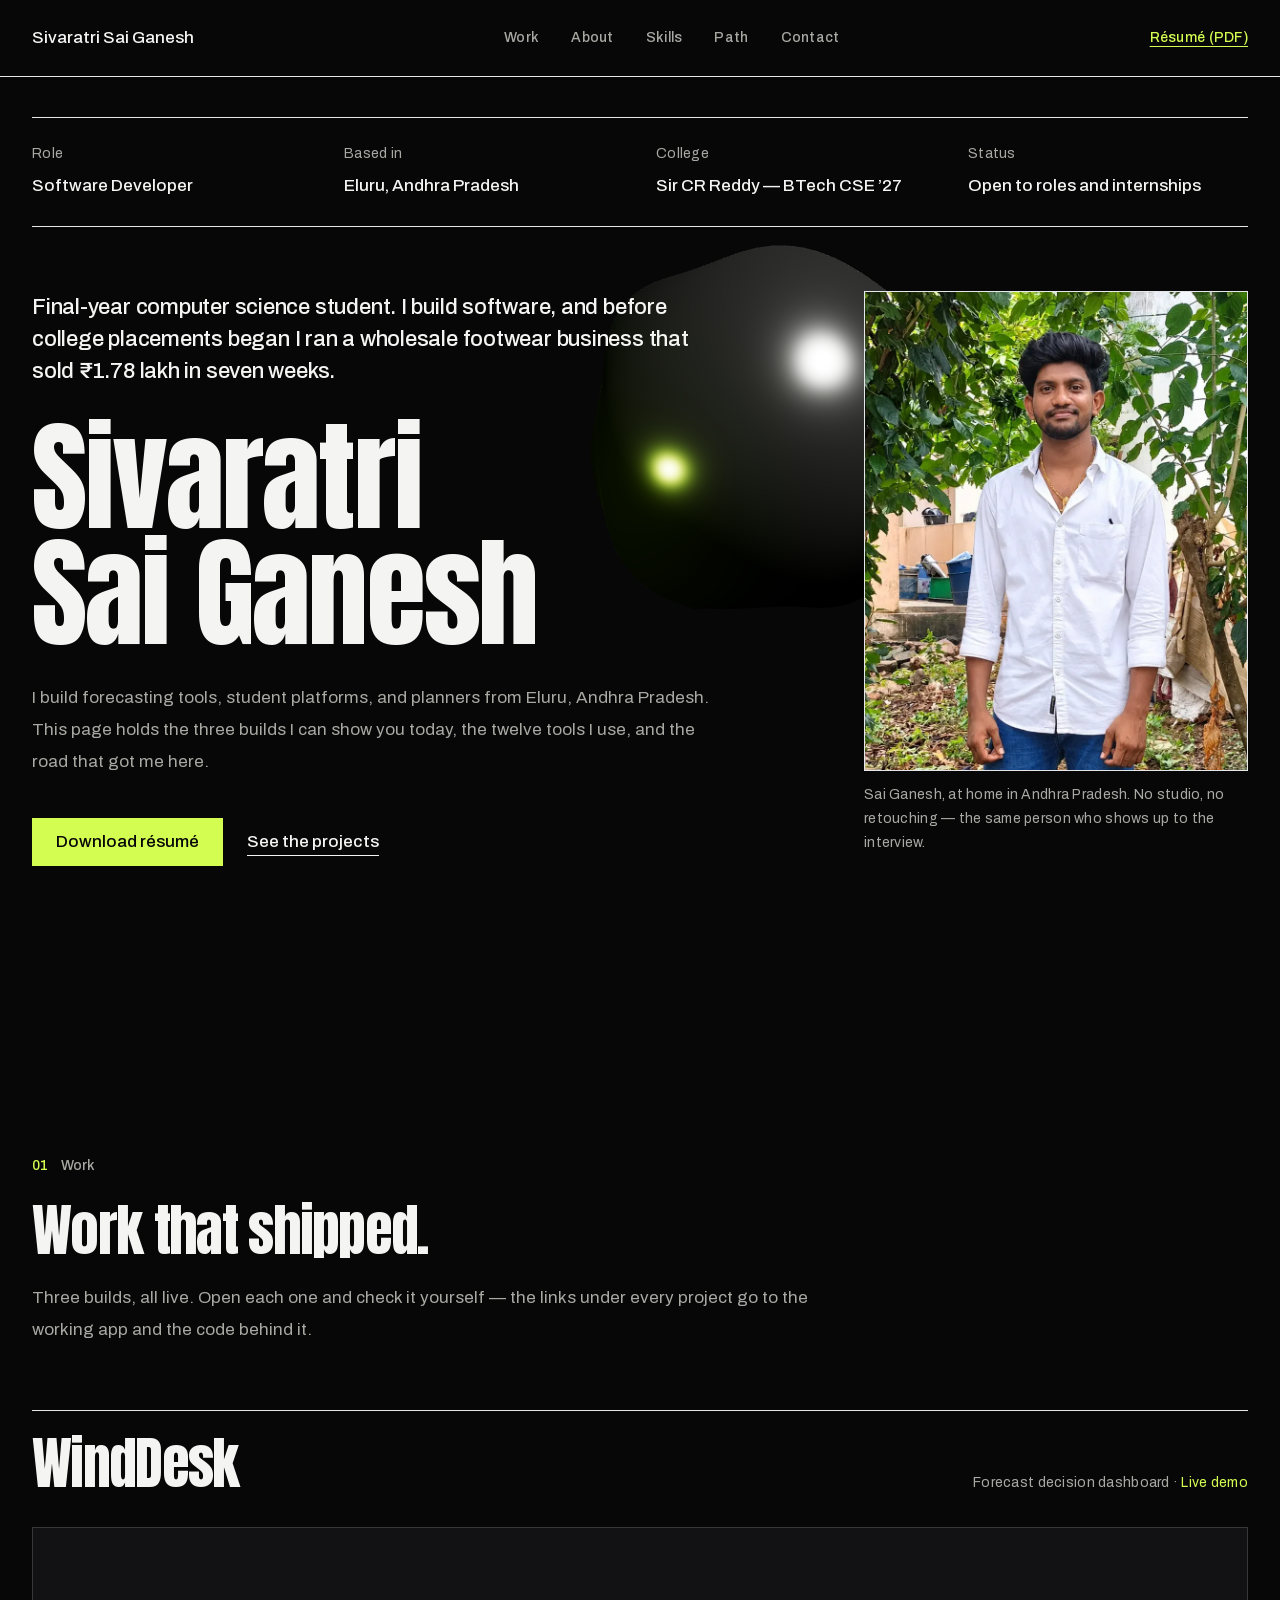
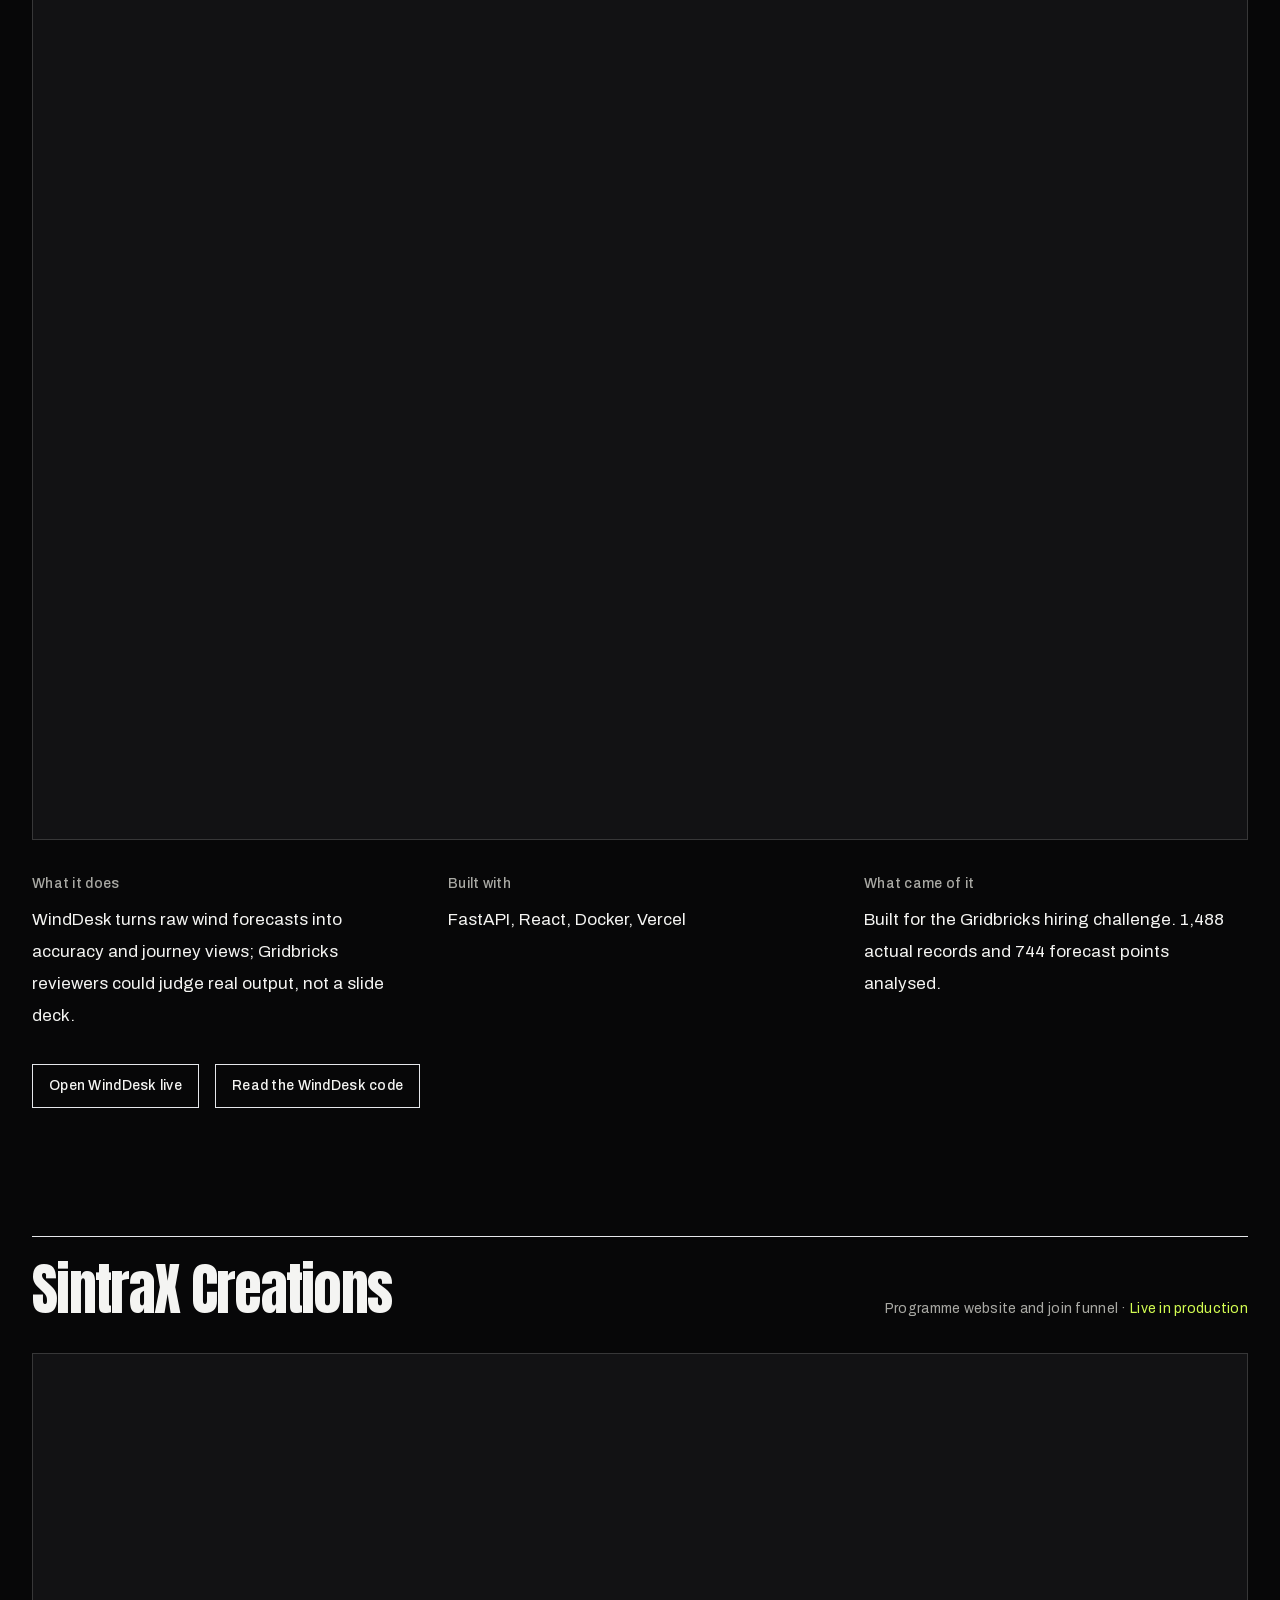
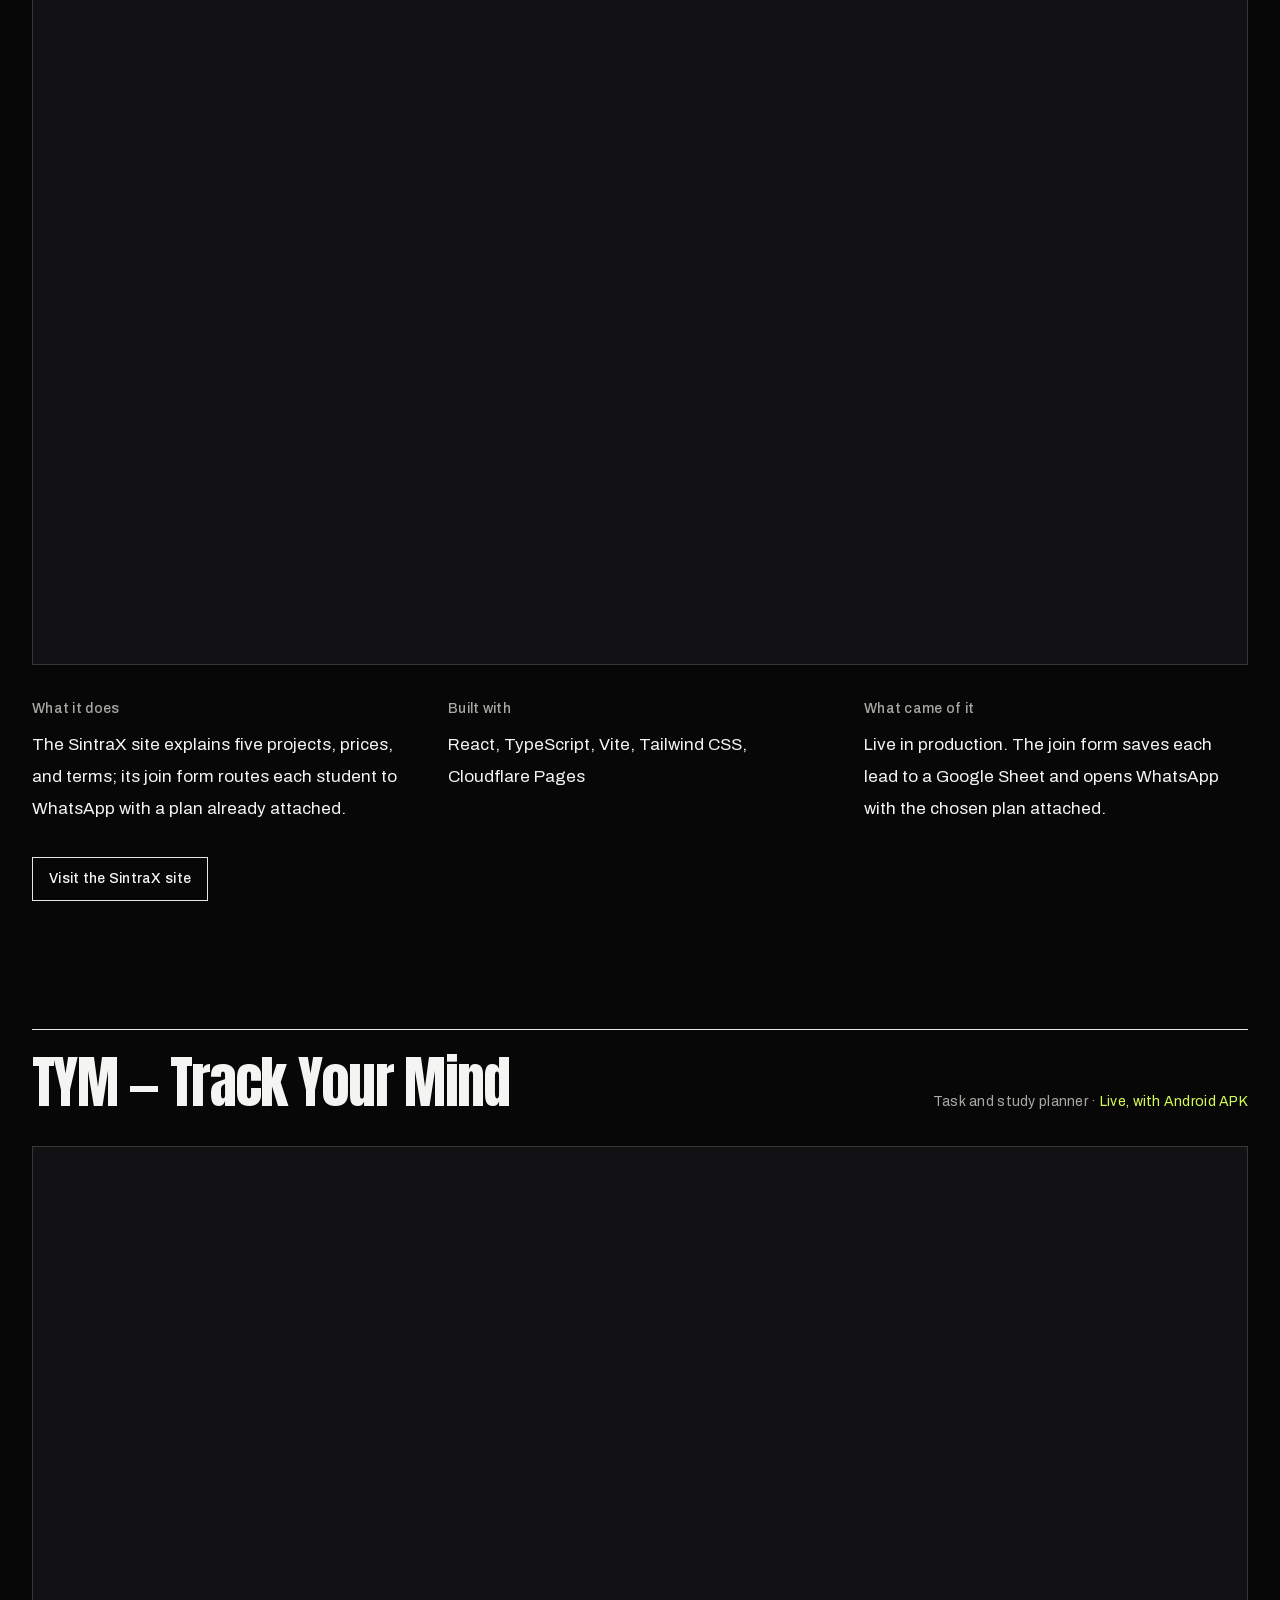
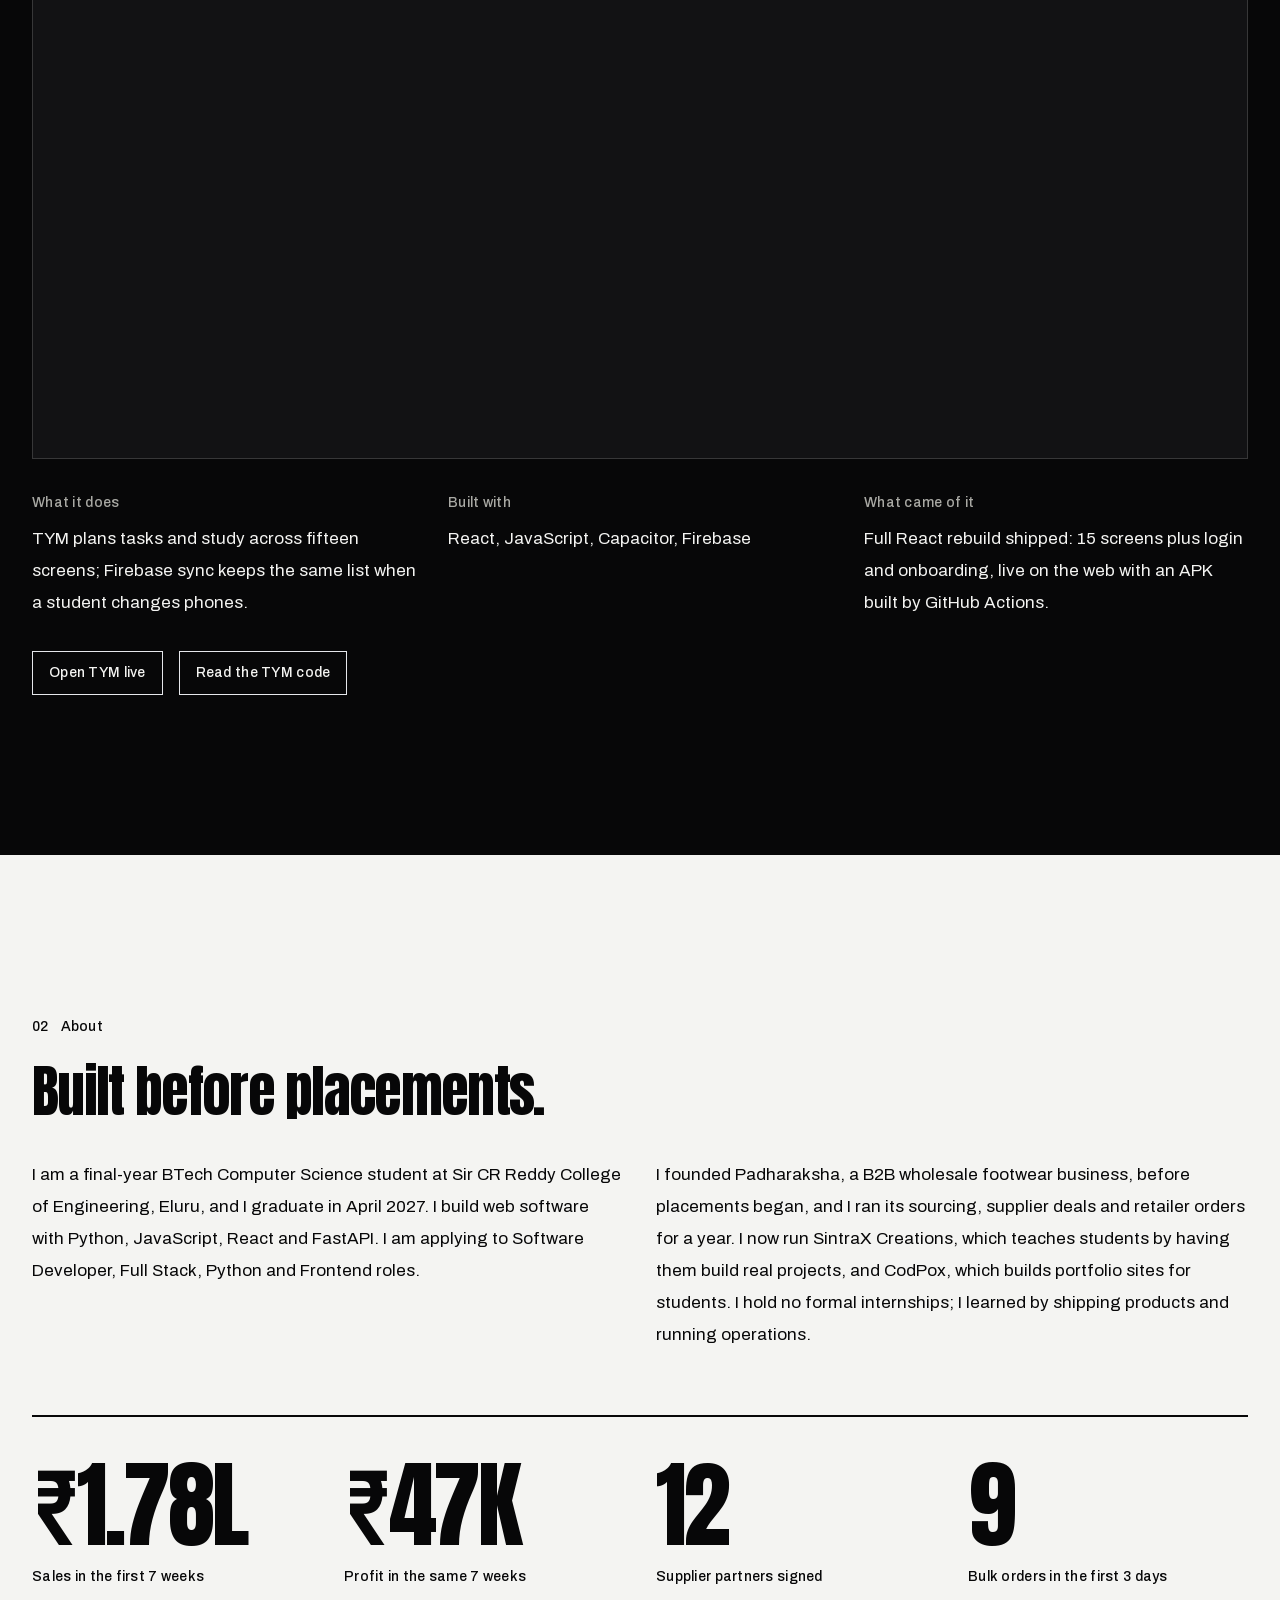
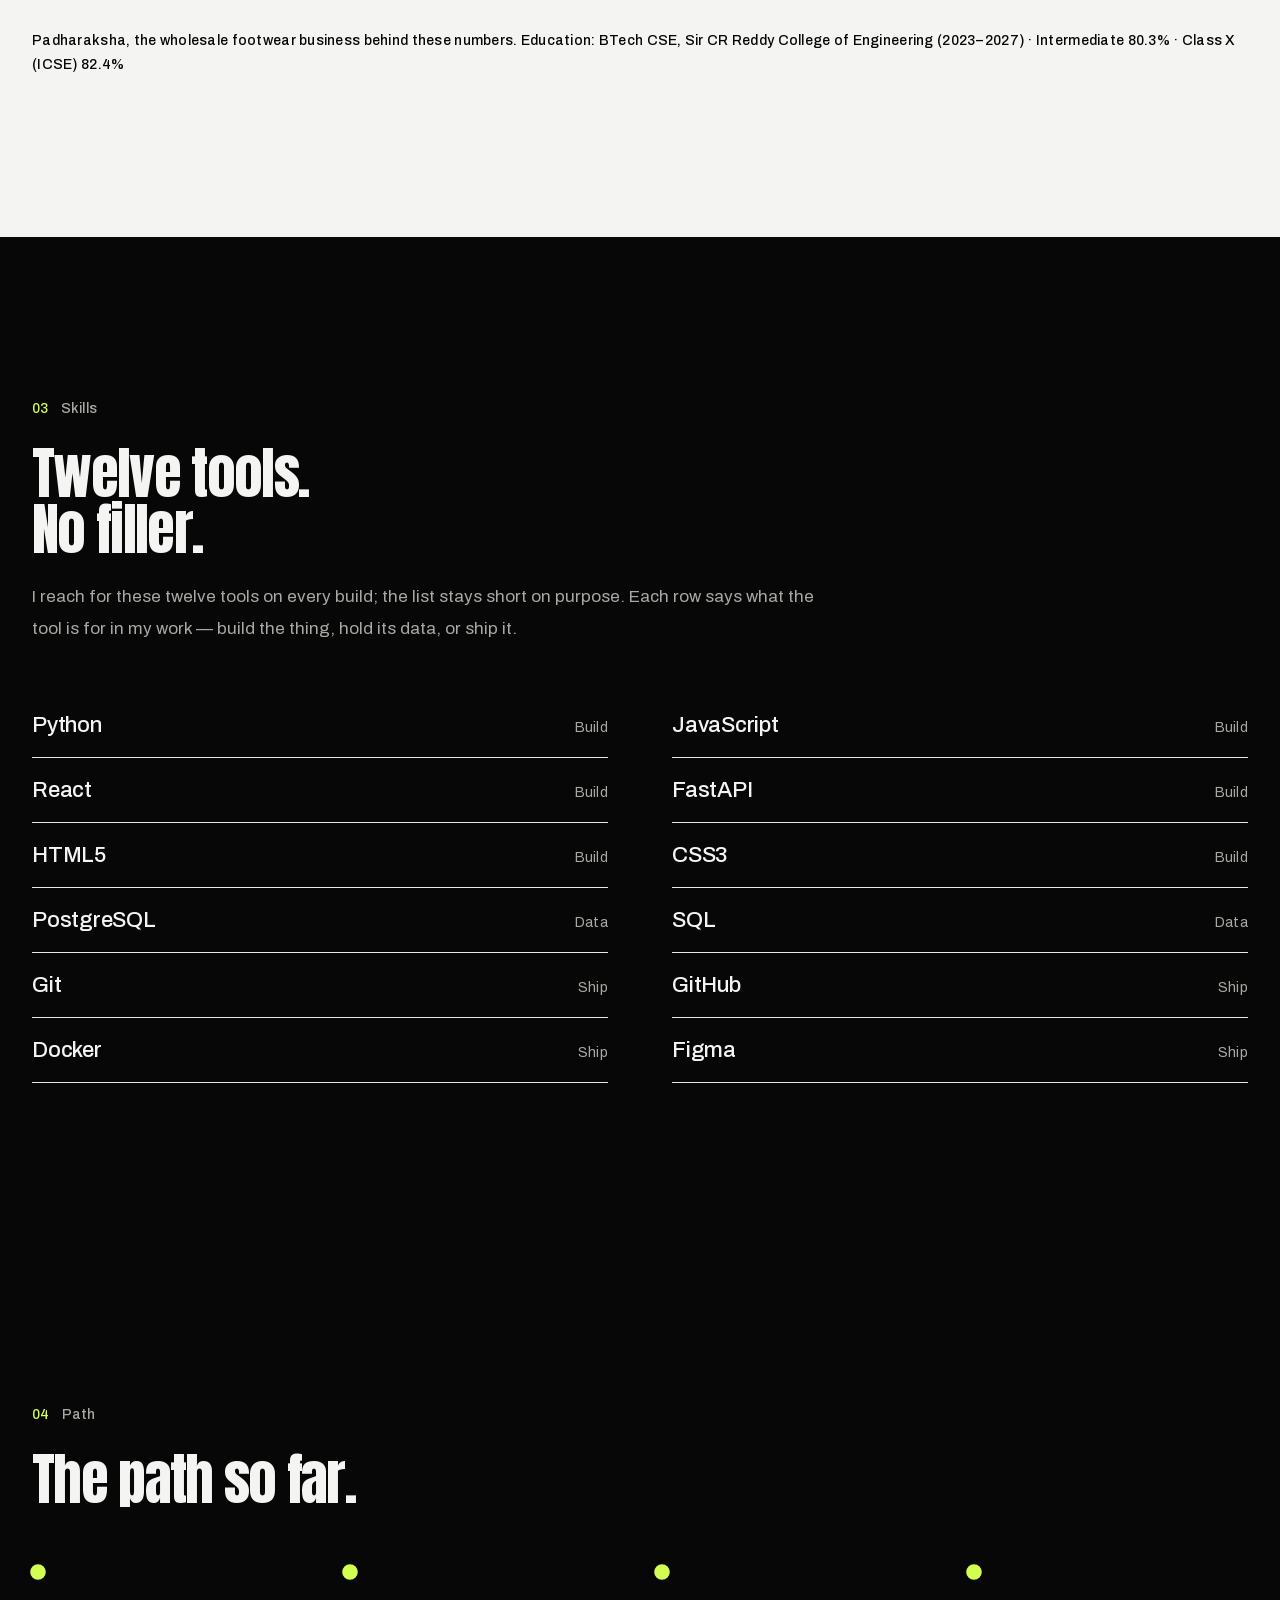
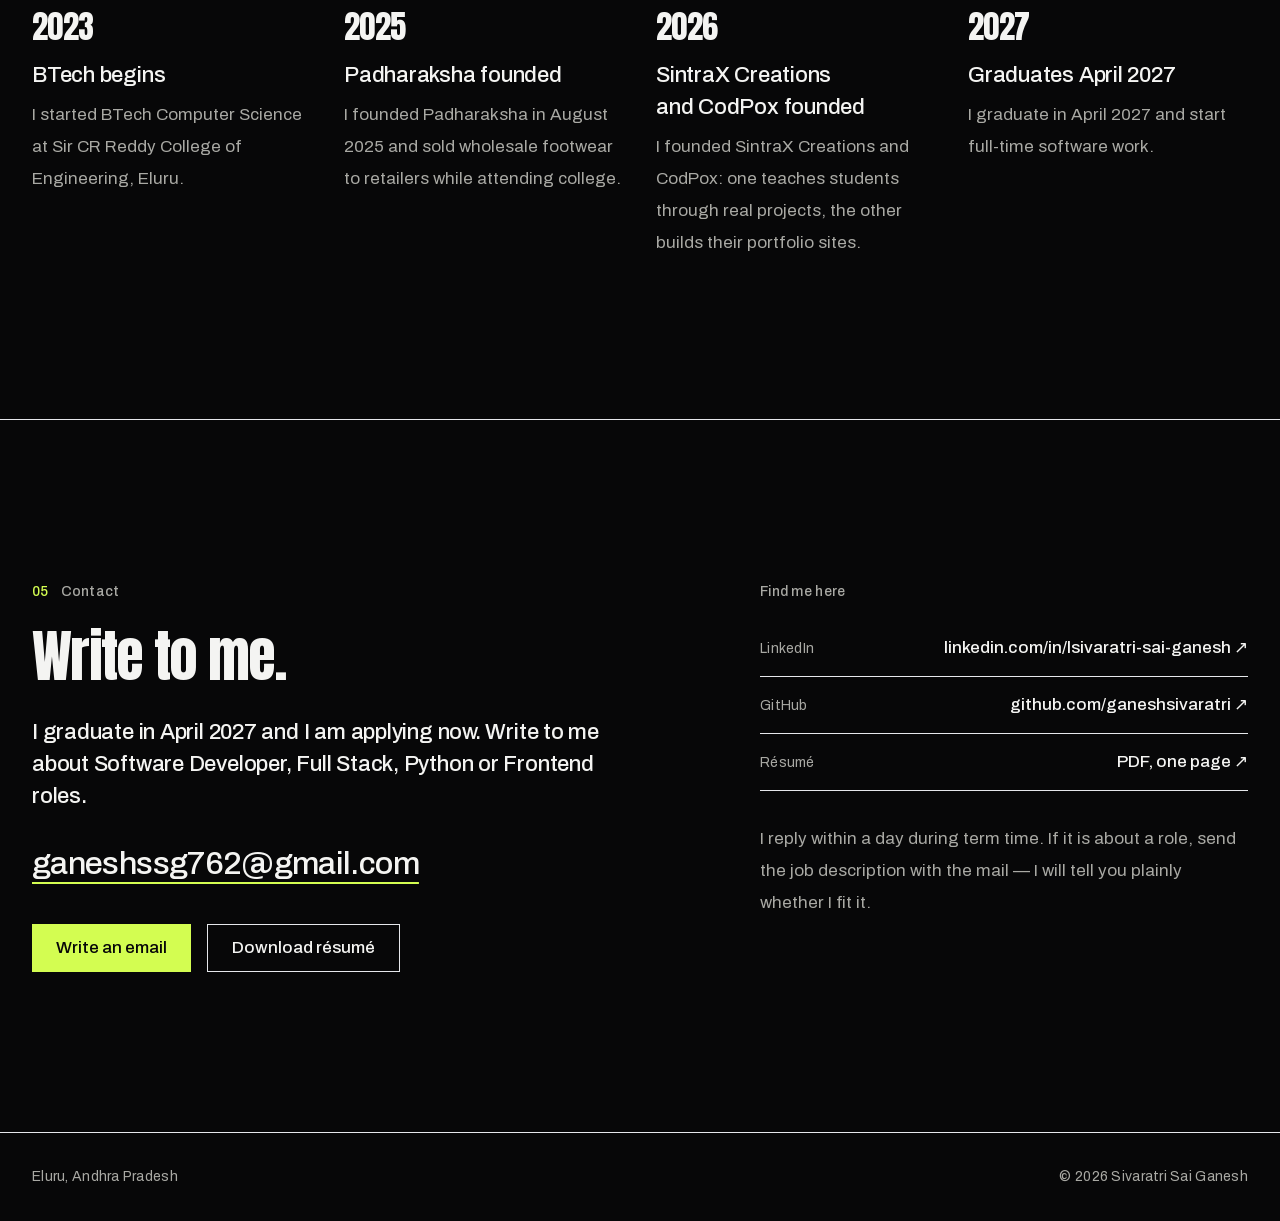
<file: index.html>
<!DOCTYPE html><!--JsQ5a8dlI_KR3aGEUyfSy--><html lang="en" class="__variable_c8e612 __variable_ae37dc"><head><meta charSet="utf-8"/><meta name="viewport" content="width=device-width, initial-scale=1"/><link rel="preload" href="/_next/static/media/1a4aa50920b5315c-s.p.woff2" as="font" crossorigin="" type="font/woff2"/><link rel="preload" href="/_next/static/media/62c97acc3aa63787-s.p.woff2" as="font" crossorigin="" type="font/woff2"/><link rel="preload" as="image" href="/images/ganesh.webp"/><link rel="stylesheet" href="/_next/static/css/f15086882db34b0d.css" data-precedence="next"/><link rel="preload" as="script" fetchPriority="low" href="/_next/static/chunks/webpack-89278ba49c3264e8.js"/><script src="/_next/static/chunks/4bd1b696-c023c6e3521b1417.js" async=""></script><script src="/_next/static/chunks/255-379c01dac331dc2b.js" async=""></script><script src="/_next/static/chunks/main-app-329f97288a8e8425.js" async=""></script><script src="/_next/static/chunks/c15bf2b0-23b96f27db3d4449.js" async=""></script><script src="/_next/static/chunks/779-29dbc8f05f639cf8.js" async=""></script><script src="/_next/static/chunks/app/page-c53dda87e11266a7.js" async=""></script><meta name="next-size-adjust" content=""/><title>Sivaratri Sai Ganesh — Software Developer, Eluru</title><meta name="description" content="Sivaratri Sai Ganesh builds forecasting tools, student platforms, and planners from Eluru, Andhra Pradesh. BTech CSE &#x27;27, Sir CR Reddy College of Engineering."/><meta property="og:title" content="Sivaratri Sai Ganesh — Software Developer"/><meta property="og:description" content="Forecasting tools, student platforms, and planners, built from Eluru, Andhra Pradesh."/><meta property="og:image" content="https://ganeshsivaratri.github.io/images/og.png"/><meta property="og:image:width" content="1200"/><meta property="og:image:height" content="630"/><meta property="og:image:alt" content="Sivaratri Sai Ganesh — Software Developer, Eluru"/><meta property="og:type" content="website"/><meta name="twitter:card" content="summary_large_image"/><meta name="twitter:title" content="Sivaratri Sai Ganesh — Software Developer"/><meta name="twitter:description" content="Forecasting tools, student platforms, and planners, built from Eluru, Andhra Pradesh."/><meta name="twitter:image" content="https://ganeshsivaratri.github.io/images/og.png"/><link rel="icon" href="/icon.png?437008213de1b920" type="image/png" sizes="512x512"/><script src="/_next/static/chunks/polyfills-42372ed130431b0a.js" noModule=""></script></head><body class="bg-pitch font-body text-silver antialiased"><div hidden=""><!--$--><!--/$--></div><div aria-hidden="true" class="pointer-events-none fixed inset-0 z-0"><!--$!--><template data-dgst="BAILOUT_TO_CLIENT_SIDE_RENDERING"></template><!--/$--></div><header class="relative z-10 border-b border-silver/15"><div class="container-x flex items-center justify-between py-4"><a class="inline-flex min-h-[44px] items-center text-body font-medium" aria-label="Back to top" href="#top">Sivaratri Sai Ganesh</a><nav aria-label="Sections" class="hidden items-center gap-8 md:flex"><a href="#work" class="inline-flex min-h-[44px] items-center text-small font-medium text-ash hover:text-silver">Work</a><a href="#about" class="inline-flex min-h-[44px] items-center text-small font-medium text-ash hover:text-silver">About</a><a href="#skills" class="inline-flex min-h-[44px] items-center text-small font-medium text-ash hover:text-silver">Skills</a><a href="#path" class="inline-flex min-h-[44px] items-center text-small font-medium text-ash hover:text-silver">Path</a><a href="#contact" class="inline-flex min-h-[44px] items-center text-small font-medium text-ash hover:text-silver">Contact</a></nav><a href="resume.pdf" download="" class="inline-flex min-h-[44px] items-center text-small font-medium text-signal underline underline-offset-4 hover:text-silver">Résumé (PDF)</a></div></header><main id="top" class="relative z-10"><section aria-label="Introduction" class="container-x pb-16 pt-10 md:pb-24 lg:pb-32"><dl class="grid grid-cols-2 gap-x-8 gap-y-6 border-y border-silver/15 py-6 lg:grid-cols-4"><div><dt class="text-small text-ash">Role</dt><dd class="mt-1 text-body font-medium">Software Developer</dd></div><div><dt class="text-small text-ash">Based in</dt><dd class="mt-1 text-body font-medium">Eluru, Andhra Pradesh</dd></div><div><dt class="text-small text-ash">College</dt><dd class="mt-1 text-body font-medium">Sir CR Reddy — BTech CSE ’27</dd></div><div><dt class="text-small text-ash">Status</dt><dd class="mt-1 text-body font-medium">Open to roles and internships</dd></div></dl><div class="mt-12 grid grid-cols-1 gap-10 lg:mt-16 lg:grid-cols-12 lg:gap-8"><div class="lg:col-span-7"><p class="hero-sub prose-limit text-lead font-medium">Final-year computer science student. I build software, and before college placements began I ran a wholesale footwear business that sold ₹1.78 lakh in seven weeks.</p><h1 class="hero-name mt-8 font-display leading-[0.95] tracking-[-0.02em] text-[clamp(56px,9.5vw,152px)]"><span class="mask-line"><span class="mask-inner ">Sivaratri</span></span><span class="mask-line"><span class="mask-inner ">Sai Ganesh</span></span></h1><p class="hero-meta prose-limit mt-8 text-body text-ash">I build forecasting tools, student platforms, and planners from Eluru, Andhra Pradesh. This page holds the three builds I can show you today, the twelve tools I use, and the road that got me here.</p><div class="hero-meta mt-10 flex flex-wrap items-center gap-4"><a href="resume.pdf" download="" class="inline-flex min-h-[48px] items-center bg-signal px-6 text-body font-medium text-pitch">Download résumé</a><a href="#work" class="inline-flex min-h-[48px] items-center px-2 text-body font-medium underline underline-offset-8 hover:text-signal">See the projects</a></div></div><figure class="lg:col-span-4 lg:col-start-9"><div class="border border-silver/20"><img alt="Sivaratri Sai Ganesh standing outdoors in a white shirt, photographed at home in Andhra Pradesh." width="800" height="1000" decoding="async" data-nimg="1" class="block h-auto w-full" style="color:transparent" src="/images/ganesh.webp"/></div><figcaption class="mt-3 text-small text-ash">Sai Ganesh, at home in Andhra Pradesh. No studio, no retouching — the same person who shows up to the interview.</figcaption></figure></div></section><section id="work" aria-label="Work" class="section-pad scroll-mt-20"><div class="container-x"><div><p class="flex items-baseline gap-3 text-small font-medium text-ash"><span class="text-signal">01</span><span>Work</span></p><h2 class="mt-6 font-display text-h3 leading-[1.02] md:text-h2"><span class="mask-line"><span class="mask-inner ">Work that shipped.</span></span></h2></div><p class="prose-limit mt-6 text-body text-ash">Three builds, all live. Open each one and check it yourself — the links under every project go to the working app and the code behind it.</p></div><div class="mt-16 flex flex-col gap-24 lg:gap-32"><article class="work-row container-x"><div class="flex flex-wrap items-baseline justify-between gap-4 border-t border-silver/15 pt-6"><h3 class="work-title font-display text-h3 leading-none md:text-h2">WindDesk</h3><p class="text-small text-ash">Forecast decision dashboard<!-- --> · <span class="text-signal">Live demo</span></p></div><div class="preview-frame mt-8" data-project="WindDesk"><div class="preview-3d"><img alt="WindDesk forecast dashboard mockup: an accuracy chart comparing actual wind output against the forecast, with 1,488 actual records and 744 forecast points." loading="lazy" width="1600" height="1200" decoding="async" data-nimg="1" class="preview-media block h-auto w-full" style="color:transparent" src="/images/winddesk.webp"/></div></div><div class="mt-8 grid grid-cols-1 gap-8 md:grid-cols-3"><div><h4 class="text-small font-medium text-ash">What it does</h4><p class="mt-2 text-body">WindDesk turns raw wind forecasts into accuracy and journey views; Gridbricks reviewers could judge real output, not a slide deck.</p></div><div><h4 class="text-small font-medium text-ash">Built with</h4><p class="mt-2 text-body">FastAPI, React, Docker, Vercel</p></div><div><h4 class="text-small font-medium text-ash">What came of it</h4><p class="mt-2 text-body">Built for the Gridbricks hiring challenge. 1,488 actual records and 744 forecast points analysed.</p></div></div><div class="mt-8 flex flex-wrap gap-4"><a href="https://krelvanto.vercel.app" target="_blank" rel="noopener noreferrer" class="inline-flex min-h-[44px] items-center border border-silver/40 px-4 text-small font-medium hover:border-signal hover:text-signal">Open WindDesk live</a><a href="https://github.com/norvantek/krelvanto" target="_blank" rel="noopener noreferrer" class="inline-flex min-h-[44px] items-center border border-silver/40 px-4 text-small font-medium hover:border-signal hover:text-signal">Read the WindDesk code</a></div><p class="sr-only">Project <!-- -->1<!-- --> of <!-- -->3</p></article><article class="work-row container-x"><div class="flex flex-wrap items-baseline justify-between gap-4 border-t border-silver/15 pt-6"><h3 class="work-title font-display text-h3 leading-none md:text-h2">SintraX Creations</h3><p class="text-small text-ash">Programme website and join funnel<!-- --> · <span class="text-signal">Live in production</span></p></div><div class="preview-frame mt-8" data-project="SintraX Creations"><div class="preview-3d"><img alt="SintraX Creations join page mockup: a Build Real Projects headline, project plan rows, and a join form with a Join via WhatsApp button." loading="lazy" width="1600" height="1200" decoding="async" data-nimg="1" class="preview-media block h-auto w-full" style="color:transparent" src="/images/sintrax.webp"/></div></div><div class="mt-8 grid grid-cols-1 gap-8 md:grid-cols-3"><div><h4 class="text-small font-medium text-ash">What it does</h4><p class="mt-2 text-body">The SintraX site explains five projects, prices, and terms; its join form routes each student to WhatsApp with a plan already attached.</p></div><div><h4 class="text-small font-medium text-ash">Built with</h4><p class="mt-2 text-body">React, TypeScript, Vite, Tailwind CSS, Cloudflare Pages</p></div><div><h4 class="text-small font-medium text-ash">What came of it</h4><p class="mt-2 text-body">Live in production. The join form saves each lead to a Google Sheet and opens WhatsApp with the chosen plan attached.</p></div></div><div class="mt-8 flex flex-wrap gap-4"><a href="https://sxc.codpox.com" target="_blank" rel="noopener noreferrer" class="inline-flex min-h-[44px] items-center border border-silver/40 px-4 text-small font-medium hover:border-signal hover:text-signal">Visit the SintraX site</a></div><p class="sr-only">Project <!-- -->2<!-- --> of <!-- -->3</p></article><article class="work-row container-x"><div class="flex flex-wrap items-baseline justify-between gap-4 border-t border-silver/15 pt-6"><h3 class="work-title font-display text-h3 leading-none md:text-h2">TYM — Track Your Mind</h3><p class="text-small text-ash">Task and study planner<!-- --> · <span class="text-signal">Live, with Android APK</span></p></div><div class="preview-frame mt-8" data-project="TYM — Track Your Mind"><div class="preview-3d"><img alt="TYM weekly planner mockup: seven day columns with task checkboxes, some ticked, and a focus panel for the week." loading="lazy" width="1600" height="1200" decoding="async" data-nimg="1" class="preview-media block h-auto w-full" style="color:transparent" src="/images/tym.webp"/></div></div><div class="mt-8 grid grid-cols-1 gap-8 md:grid-cols-3"><div><h4 class="text-small font-medium text-ash">What it does</h4><p class="mt-2 text-body">TYM plans tasks and study across fifteen screens; Firebase sync keeps the same list when a student changes phones.</p></div><div><h4 class="text-small font-medium text-ash">Built with</h4><p class="mt-2 text-body">React, JavaScript, Capacitor, Firebase</p></div><div><h4 class="text-small font-medium text-ash">What came of it</h4><p class="mt-2 text-body">Full React rebuild shipped: 15 screens plus login and onboarding, live on the web with an APK built by GitHub Actions.</p></div></div><div class="mt-8 flex flex-wrap gap-4"><a href="https://ganeshsivaratri.github.io/tym-app/" target="_blank" rel="noopener noreferrer" class="inline-flex min-h-[44px] items-center border border-silver/40 px-4 text-small font-medium hover:border-signal hover:text-signal">Open TYM live</a><a href="https://github.com/ganeshsivaratri/tym-app" target="_blank" rel="noopener noreferrer" class="inline-flex min-h-[44px] items-center border border-silver/40 px-4 text-small font-medium hover:border-signal hover:text-signal">Read the TYM code</a></div><p class="sr-only">Project <!-- -->3<!-- --> of <!-- -->3</p></article></div></section><section id="about" aria-label="About" class="section-pad scroll-mt-20 bg-silver text-pitch"><div class="container-x"><p class="flex items-baseline gap-3 text-small font-medium text-pitch/60"><span class="font-semibold">02</span><span>About</span></p><h2 class="mt-6 font-display text-h3 leading-[1.02] md:text-h2"><span class="mask-line"><span class="mask-inner ">Built before placements.</span></span></h2><div class="mt-10 grid grid-cols-1 gap-8 lg:grid-cols-2"><p class="prose-limit text-body">I am a final-year BTech Computer Science student at Sir CR Reddy College of Engineering, Eluru, and I graduate in April 2027. I build web software with Python, JavaScript, React and FastAPI. I am applying to Software Developer, Full Stack, Python and Frontend roles.</p><p class="prose-limit text-body">I founded Padharaksha, a B2B wholesale footwear business, before placements began, and I ran its sourcing, supplier deals and retailer orders for a year. I now run SintraX Creations, which teaches students by having them build real projects, and CodPox, which builds portfolio sites for students. I hold no formal internships; I learned by shipping products and running operations.</p></div><dl class="mt-16 grid grid-cols-2 gap-8 border-t-2 border-pitch pt-10 lg:grid-cols-4"><div><dd class="font-display text-h2 leading-none md:text-h1s">₹1.78L</dd><dt class="mt-3 text-small font-medium text-pitch/60">Sales in the first 7 weeks</dt></div><div><dd class="font-display text-h2 leading-none md:text-h1s">₹47K</dd><dt class="mt-3 text-small font-medium text-pitch/60">Profit in the same 7 weeks</dt></div><div><dd class="font-display text-h2 leading-none md:text-h1s">12</dd><dt class="mt-3 text-small font-medium text-pitch/60">Supplier partners signed</dt></div><div><dd class="font-display text-h2 leading-none md:text-h1s">9</dd><dt class="mt-3 text-small font-medium text-pitch/60">Bulk orders in the first 3 days</dt></div></dl><p class="mt-10 text-small font-medium text-pitch/60">Padharaksha, the wholesale footwear business behind these numbers. Education: BTech CSE, Sir CR Reddy College of Engineering (2023–2027) · Intermediate 80.3% · Class X (ICSE) 82.4%</p></div></section><section id="skills" aria-label="Skills" class="section-pad scroll-mt-20"><div class="container-x"><div><p class="flex items-baseline gap-3 text-small font-medium text-ash"><span class="text-signal">03</span><span>Skills</span></p><h2 class="mt-6 font-display text-h3 leading-[1.02] md:text-h2"><span class="mask-line"><span class="mask-inner ">Twelve tools.</span></span><span class="mask-line"><span class="mask-inner ">No filler.</span></span></h2></div><p class="prose-limit mt-6 text-body text-ash">I reach for these twelve tools on every build; the list stays short on purpose. Each row says what the tool is for in my work — build the thing, hold its data, or ship it.</p><ul class="mt-12 grid grid-cols-1 gap-x-16 lg:grid-cols-2"><li class="flex items-baseline justify-between gap-6 border-b border-silver/15 py-4"><span class="text-lead font-medium">Python</span><span class="text-small text-ash">Build</span></li><li class="flex items-baseline justify-between gap-6 border-b border-silver/15 py-4"><span class="text-lead font-medium">JavaScript</span><span class="text-small text-ash">Build</span></li><li class="flex items-baseline justify-between gap-6 border-b border-silver/15 py-4"><span class="text-lead font-medium">React</span><span class="text-small text-ash">Build</span></li><li class="flex items-baseline justify-between gap-6 border-b border-silver/15 py-4"><span class="text-lead font-medium">FastAPI</span><span class="text-small text-ash">Build</span></li><li class="flex items-baseline justify-between gap-6 border-b border-silver/15 py-4"><span class="text-lead font-medium">HTML5</span><span class="text-small text-ash">Build</span></li><li class="flex items-baseline justify-between gap-6 border-b border-silver/15 py-4"><span class="text-lead font-medium">CSS3</span><span class="text-small text-ash">Build</span></li><li class="flex items-baseline justify-between gap-6 border-b border-silver/15 py-4"><span class="text-lead font-medium">PostgreSQL</span><span class="text-small text-ash">Data</span></li><li class="flex items-baseline justify-between gap-6 border-b border-silver/15 py-4"><span class="text-lead font-medium">SQL</span><span class="text-small text-ash">Data</span></li><li class="flex items-baseline justify-between gap-6 border-b border-silver/15 py-4"><span class="text-lead font-medium">Git</span><span class="text-small text-ash">Ship</span></li><li class="flex items-baseline justify-between gap-6 border-b border-silver/15 py-4"><span class="text-lead font-medium">GitHub</span><span class="text-small text-ash">Ship</span></li><li class="flex items-baseline justify-between gap-6 border-b border-silver/15 py-4"><span class="text-lead font-medium">Docker</span><span class="text-small text-ash">Ship</span></li><li class="flex items-baseline justify-between gap-6 border-b border-silver/15 py-4"><span class="text-lead font-medium">Figma</span><span class="text-small text-ash">Ship</span></li></ul></div></section><section id="path" aria-label="Path" class="section-pad scroll-mt-20"><div class="container-x"><div><p class="flex items-baseline gap-3 text-small font-medium text-ash"><span class="text-signal">04</span><span>Path</span></p><h2 class="mt-6 font-display text-h3 leading-[1.02] md:text-h2"><span class="mask-line"><span class="mask-inner ">The path so far.</span></span></h2></div><div class="relative mt-16"><div class="path-line" aria-hidden="true"></div><ol class="grid grid-cols-1 gap-12 md:grid-cols-2 lg:grid-cols-4 lg:gap-8"><li class="path-entry relative pl-10 lg:pl-0 lg:pt-10"><span class="path-dot" aria-hidden="true"></span><p class="font-display text-h3 leading-none">2023</p><h3 class="mt-4 text-lead font-medium">BTech begins</h3><p class="mt-2 text-body text-ash">I started BTech Computer Science at Sir CR Reddy College of Engineering, Eluru.</p></li><li class="path-entry relative pl-10 lg:pl-0 lg:pt-10"><span class="path-dot" aria-hidden="true"></span><p class="font-display text-h3 leading-none">2025</p><h3 class="mt-4 text-lead font-medium">Padharaksha founded</h3><p class="mt-2 text-body text-ash">I founded Padharaksha in August 2025 and sold wholesale footwear to retailers while attending college.</p></li><li class="path-entry relative pl-10 lg:pl-0 lg:pt-10"><span class="path-dot" aria-hidden="true"></span><p class="font-display text-h3 leading-none">2026</p><h3 class="mt-4 text-lead font-medium">SintraX Creations and CodPox founded</h3><p class="mt-2 text-body text-ash">I founded SintraX Creations and CodPox: one teaches students through real projects, the other builds their portfolio sites.</p></li><li class="path-entry relative pl-10 lg:pl-0 lg:pt-10"><span class="path-dot" aria-hidden="true"></span><p class="font-display text-h3 leading-none">2027</p><h3 class="mt-4 text-lead font-medium">Graduates April 2027</h3><p class="mt-2 text-body text-ash">I graduate in April 2027 and start full-time software work.</p></li></ol></div></div></section><section id="contact" aria-label="Contact" class="section-pad scroll-mt-20 border-t border-silver/15"><div class="container-x grid grid-cols-1 gap-12 lg:grid-cols-12 lg:gap-8"><div class="lg:col-span-6"><p class="flex items-baseline gap-3 text-small font-medium text-ash"><span class="text-signal">05</span><span>Contact</span></p><h2 class="mt-6 font-display text-h3 leading-[1.02] md:text-h2"><span class="mask-line"><span class="mask-inner ">Write to me.</span></span></h2><p class="prose-limit mt-8 text-lead font-medium">I graduate in April 2027 and I am applying now. Write to me about Software Developer, Full Stack, Python or Frontend roles.</p><a href="mailto:ganeshssg762@gmail.com" class="mt-8 inline-block break-all text-lead font-medium underline decoration-signal decoration-2 underline-offset-8 md:text-h3">ganeshssg762@gmail.com</a><div class="mt-10 flex flex-wrap gap-4"><a href="mailto:ganeshssg762@gmail.com" class="inline-flex min-h-[48px] items-center bg-signal px-6 text-body font-medium text-pitch">Write an email</a><a href="resume.pdf" download="" class="inline-flex min-h-[48px] items-center border border-silver/40 px-6 text-body font-medium hover:border-signal hover:text-signal">Download résumé</a></div></div><div class="lg:col-span-5 lg:col-start-8"><h3 class="text-small font-medium text-ash">Find me here</h3><ul class="mt-4"><li class="border-b border-silver/15"><a href="https://www.linkedin.com/in/lsivaratri-sai-ganesh/" target="_blank" rel="noopener noreferrer" class="flex min-h-[56px] flex-wrap items-baseline justify-between gap-2 py-3 hover:text-signal"><span class="text-small text-ash">LinkedIn</span><span class="text-body font-medium">linkedin.com/in/lsivaratri-sai-ganesh<!-- --> ↗</span></a></li><li class="border-b border-silver/15"><a href="https://github.com/ganeshsivaratri" target="_blank" rel="noopener noreferrer" class="flex min-h-[56px] flex-wrap items-baseline justify-between gap-2 py-3 hover:text-signal"><span class="text-small text-ash">GitHub</span><span class="text-body font-medium">github.com/ganeshsivaratri<!-- --> ↗</span></a></li><li class="border-b border-silver/15"><a href="resume.pdf" download="" class="flex min-h-[56px] flex-wrap items-baseline justify-between gap-2 py-3 hover:text-signal"><span class="text-small text-ash">Résumé</span><span class="text-body font-medium">PDF, one page<!-- --> ↗</span></a></li></ul><p class="mt-8 text-body text-ash">I reply within a day during term time. If it is about a role, send the job description with the mail — I will tell you plainly whether I fit it.</p></div></div></section></main><footer class="relative z-10 border-t border-silver/15"><div class="container-x flex flex-wrap justify-between gap-4 py-8"><p class="text-small text-ash">Eluru, Andhra Pradesh</p><p class="text-small text-ash">© 2026 Sivaratri Sai Ganesh</p></div></footer><!--$--><!--/$--><script src="/_next/static/chunks/webpack-89278ba49c3264e8.js" id="_R_" async=""></script><script>(self.__next_f=self.__next_f||[]).push([0])</script><script>self.__next_f.push([1,"1:\"$Sreact.fragment\"\n2:I[9766,[],\"\"]\n3:I[8924,[],\"\"]\n4:I[853,[\"592\",\"static/chunks/c15bf2b0-23b96f27db3d4449.js\",\"779\",\"static/chunks/779-29dbc8f05f639cf8.js\",\"974\",\"static/chunks/app/page-c53dda87e11266a7.js\"],\"default\"]\n5:I[232,[\"592\",\"static/chunks/c15bf2b0-23b96f27db3d4449.js\",\"779\",\"static/chunks/779-29dbc8f05f639cf8.js\",\"974\",\"static/chunks/app/page-c53dda87e11266a7.js\"],\"default\"]\n6:I[2619,[\"592\",\"static/chunks/c15bf2b0-23b96f27db3d4449.js\",\"779\",\"static/chunks/779-29dbc8f05f639cf8.js\",\"974\",\"static/chunks/app/page-c53dda87e11266a7.js\"],\"\"]\n10:I[7150,[],\"\"]\n:HL[\"/_next/static/media/1a4aa50920b5315c-s.p.woff2\",\"font\",{\"crossOrigin\":\"\",\"type\":\"font/woff2\"}]\n:HL[\"/_next/static/media/62c97acc3aa63787-s.p.woff2\",\"font\",{\"crossOrigin\":\"\",\"type\":\"font/woff2\"}]\n:HL[\"/_next/static/css/f15086882db34b0d.css\",\"style\"]\n"])</script><script>self.__next_f.push([1,"0:{\"P\":null,\"b\":\"JsQ5a8dlI_KR3aGEUyfSy\",\"p\":\"\",\"c\":[\"\",\"\"],\"i\":false,\"f\":[[[\"\",{\"children\":[\"__PAGE__\",{}]},\"$undefined\",\"$undefined\",true],[\"\",[\"$\",\"$1\",\"c\",{\"children\":[[[\"$\",\"link\",\"0\",{\"rel\":\"stylesheet\",\"href\":\"/_next/static/css/f15086882db34b0d.css\",\"precedence\":\"next\",\"crossOrigin\":\"$undefined\",\"nonce\":\"$undefined\"}]],[\"$\",\"html\",null,{\"lang\":\"en\",\"className\":\"__variable_c8e612 __variable_ae37dc\",\"children\":[\"$\",\"body\",null,{\"className\":\"bg-pitch font-body text-silver antialiased\",\"children\":[\"$\",\"$L2\",null,{\"parallelRouterKey\":\"children\",\"error\":\"$undefined\",\"errorStyles\":\"$undefined\",\"errorScripts\":\"$undefined\",\"template\":[\"$\",\"$L3\",null,{}],\"templateStyles\":\"$undefined\",\"templateScripts\":\"$undefined\",\"notFound\":[[[\"$\",\"title\",null,{\"children\":\"404: This page could not be found.\"}],[\"$\",\"div\",null,{\"style\":{\"fontFamily\":\"system-ui,\\\"Segoe UI\\\",Roboto,Helvetica,Arial,sans-serif,\\\"Apple Color Emoji\\\",\\\"Segoe UI Emoji\\\"\",\"height\":\"100vh\",\"textAlign\":\"center\",\"display\":\"flex\",\"flexDirection\":\"column\",\"alignItems\":\"center\",\"justifyContent\":\"center\"},\"children\":[\"$\",\"div\",null,{\"children\":[[\"$\",\"style\",null,{\"dangerouslySetInnerHTML\":{\"__html\":\"body{color:#000;background:#fff;margin:0}.next-error-h1{border-right:1px solid rgba(0,0,0,.3)}@media (prefers-color-scheme:dark){body{color:#fff;background:#000}.next-error-h1{border-right:1px solid rgba(255,255,255,.3)}}\"}}],[\"$\",\"h1\",null,{\"className\":\"next-error-h1\",\"style\":{\"display\":\"inline-block\",\"margin\":\"0 20px 0 0\",\"padding\":\"0 23px 0 0\",\"fontSize\":24,\"fontWeight\":500,\"verticalAlign\":\"top\",\"lineHeight\":\"49px\"},\"children\":404}],[\"$\",\"div\",null,{\"style\":{\"display\":\"inline-block\"},\"children\":[\"$\",\"h2\",null,{\"style\":{\"fontSize\":14,\"fontWeight\":400,\"lineHeight\":\"49px\",\"margin\":0},\"children\":\"This page could not be found.\"}]}]]}]}]],[]],\"forbidden\":\"$undefined\",\"unauthorized\":\"$undefined\"}]}]}]]}],{\"children\":[\"__PAGE__\",[\"$\",\"$1\",\"c\",{\"children\":[[[\"$\",\"$L4\",null,{}],[\"$\",\"$L5\",null,{}],[\"$\",\"header\",null,{\"className\":\"relative z-10 border-b border-silver/15\",\"children\":[\"$\",\"div\",null,{\"className\":\"container-x flex items-center justify-between py-4\",\"children\":[[\"$\",\"$L6\",null,{\"href\":\"#top\",\"className\":\"inline-flex min-h-[44px] items-center text-body font-medium\",\"aria-label\":\"Back to top\",\"children\":\"Sivaratri Sai Ganesh\"}],[\"$\",\"nav\",null,{\"aria-label\":\"Sections\",\"className\":\"hidden items-center gap-8 md:flex\",\"children\":[[\"$\",\"a\",\"Work\",{\"href\":\"#work\",\"className\":\"inline-flex min-h-[44px] items-center text-small font-medium text-ash hover:text-silver\",\"children\":\"Work\"}],[\"$\",\"a\",\"About\",{\"href\":\"#about\",\"className\":\"inline-flex min-h-[44px] items-center text-small font-medium text-ash hover:text-silver\",\"children\":\"About\"}],[\"$\",\"a\",\"Skills\",{\"href\":\"#skills\",\"className\":\"inline-flex min-h-[44px] items-center text-small font-medium text-ash hover:text-silver\",\"children\":\"Skills\"}],[\"$\",\"a\",\"Path\",{\"href\":\"#path\",\"className\":\"inline-flex min-h-[44px] items-center text-small font-medium text-ash hover:text-silver\",\"children\":\"Path\"}],[\"$\",\"a\",\"Contact\",{\"href\":\"#contact\",\"className\":\"inline-flex min-h-[44px] items-center text-small font-medium text-ash hover:text-silver\",\"children\":\"Contact\"}]]}],[\"$\",\"a\",null,{\"href\":\"resume.pdf\",\"download\":true,\"className\":\"inline-flex min-h-[44px] items-center text-small font-medium text-signal underline underline-offset-4 hover:text-silver\",\"children\":\"Résumé (PDF)\"}]]}]}],[\"$\",\"main\",null,{\"id\":\"top\",\"className\":\"relative z-10\",\"children\":[[\"$\",\"section\",null,{\"aria-label\":\"Introduction\",\"className\":\"container-x pb-16 pt-10 md:pb-24 lg:pb-32\",\"children\":[[\"$\",\"dl\",null,{\"className\":\"grid grid-cols-2 gap-x-8 gap-y-6 border-y border-silver/15 py-6 lg:grid-cols-4\",\"children\":[[\"$\",\"div\",\"Role\",{\"children\":[[\"$\",\"dt\",null,{\"className\":\"text-small text-ash\",\"children\":\"Role\"}],[\"$\",\"dd\",null,{\"className\":\"mt-1 text-body font-medium\",\"children\":\"Software Developer\"}]]}],[\"$\",\"div\",\"Based in\",{\"children\":[[\"$\",\"dt\",null,{\"className\":\"text-small text-ash\",\"children\":\"Based in\"}],[\"$\",\"dd\",null,{\"className\":\"mt-1 text-body font-medium\",\"children\":\"Eluru, Andhra Pradesh\"}]]}],[\"$\",\"div\",\"College\",{\"children\":[[\"$\",\"dt\",null,{\"className\":\"text-small text-ash\",\"children\":\"College\"}],[\"$\",\"dd\",null,{\"className\":\"mt-1 text-body font-medium\",\"children\":\"Sir CR Reddy — BTech CSE ’27\"}]]}],[\"$\",\"div\",\"Status\",{\"children\":[[\"$\",\"dt\",null,{\"className\":\"text-small text-ash\",\"children\":\"Status\"}],[\"$\",\"dd\",null,{\"className\":\"mt-1 text-body font-medium\",\"children\":\"Open to roles and internships\"}]]}]]}],\"$L7\"]}],\"$L8\",\"$L9\",\"$La\",\"$Lb\",\"$Lc\"]}],\"$Ld\"],null,\"$Le\"]}],{},null,false]},null,false],\"$Lf\",false]],\"m\":\"$undefined\",\"G\":[\"$10\",[]],\"s\":false,\"S\":true}\n"])</script><script>self.__next_f.push([1,"11:I[1356,[\"592\",\"static/chunks/c15bf2b0-23b96f27db3d4449.js\",\"779\",\"static/chunks/779-29dbc8f05f639cf8.js\",\"974\",\"static/chunks/app/page-c53dda87e11266a7.js\"],\"Image\"]\n18:I[4431,[],\"OutletBoundary\"]\n1a:I[5278,[],\"AsyncMetadataOutlet\"]\n1c:I[4431,[],\"ViewportBoundary\"]\n1e:I[4431,[],\"MetadataBoundary\"]\n1f:\"$Sreact.suspense\"\n"])</script><script>self.__next_f.push([1,"7:[\"$\",\"div\",null,{\"className\":\"mt-12 grid grid-cols-1 gap-10 lg:mt-16 lg:grid-cols-12 lg:gap-8\",\"children\":[[\"$\",\"div\",null,{\"className\":\"lg:col-span-7\",\"children\":[[\"$\",\"p\",null,{\"className\":\"hero-sub prose-limit text-lead font-medium\",\"children\":\"Final-year computer science student. I build software, and before college placements began I ran a wholesale footwear business that sold ₹1.78 lakh in seven weeks.\"}],[\"$\",\"h1\",null,{\"className\":\"hero-name mt-8 font-display leading-[0.95] tracking-[-0.02em] text-[clamp(56px,9.5vw,152px)]\",\"children\":[[\"$\",\"span\",\"Sivaratri\",{\"className\":\"mask-line\",\"children\":[\"$\",\"span\",null,{\"className\":\"mask-inner \",\"children\":\"Sivaratri\"}]}],[\"$\",\"span\",\"Sai Ganesh\",{\"className\":\"mask-line\",\"children\":[\"$\",\"span\",null,{\"className\":\"mask-inner \",\"children\":\"Sai Ganesh\"}]}]]}],[\"$\",\"p\",null,{\"className\":\"hero-meta prose-limit mt-8 text-body text-ash\",\"children\":\"I build forecasting tools, student platforms, and planners from Eluru, Andhra Pradesh. This page holds the three builds I can show you today, the twelve tools I use, and the road that got me here.\"}],[\"$\",\"div\",null,{\"className\":\"hero-meta mt-10 flex flex-wrap items-center gap-4\",\"children\":[[\"$\",\"a\",null,{\"href\":\"resume.pdf\",\"download\":true,\"className\":\"inline-flex min-h-[48px] items-center bg-signal px-6 text-body font-medium text-pitch\",\"children\":\"Download résumé\"}],[\"$\",\"a\",null,{\"href\":\"#work\",\"className\":\"inline-flex min-h-[48px] items-center px-2 text-body font-medium underline underline-offset-8 hover:text-signal\",\"children\":\"See the projects\"}]]}]]}],[\"$\",\"figure\",null,{\"className\":\"lg:col-span-4 lg:col-start-9\",\"children\":[[\"$\",\"div\",null,{\"className\":\"border border-silver/20\",\"children\":[\"$\",\"$L11\",null,{\"src\":\"/images/ganesh.webp\",\"alt\":\"Sivaratri Sai Ganesh standing outdoors in a white shirt, photographed at home in Andhra Pradesh.\",\"width\":800,\"height\":1000,\"priority\":true,\"sizes\":\"(max-width: 1024px) 100vw, 33vw\",\"className\":\"block h-auto w-full\"}]}],[\"$\",\"figcaption\",null,{\"className\":\"mt-3 text-small text-ash\",\"children\":\"Sai Ganesh, at home in Andhra Pradesh. No studio, no retouching — the same person who shows up to the interview.\"}]]}]]}]\n"])</script><script>self.__next_f.push([1,"8:[\"$\",\"section\",null,{\"id\":\"work\",\"aria-label\":\"Work\",\"className\":\"section-pad scroll-mt-20\",\"children\":[[\"$\",\"div\",null,{\"className\":\"container-x\",\"children\":[[\"$\",\"div\",null,{\"children\":[[\"$\",\"p\",null,{\"className\":\"flex items-baseline gap-3 text-small font-medium text-ash\",\"children\":[[\"$\",\"span\",null,{\"className\":\"text-signal\",\"children\":\"01\"}],[\"$\",\"span\",null,{\"children\":\"Work\"}]]}],[\"$\",\"h2\",null,{\"className\":\"mt-6 font-display text-h3 leading-[1.02] md:text-h2\",\"children\":[[\"$\",\"span\",\"Work that shipped.\",{\"className\":\"mask-line\",\"children\":[\"$\",\"span\",null,{\"className\":\"mask-inner \",\"children\":\"Work that shipped.\"}]}]]}]]}],[\"$\",\"p\",null,{\"className\":\"prose-limit mt-6 text-body text-ash\",\"children\":\"Three builds, all live. Open each one and check it yourself — the links under every project go to the working app and the code behind it.\"}]]}],[\"$\",\"div\",null,{\"className\":\"mt-16 flex flex-col gap-24 lg:gap-32\",\"children\":[[\"$\",\"article\",\"WindDesk\",{\"className\":\"work-row container-x\",\"children\":[[\"$\",\"div\",null,{\"className\":\"flex flex-wrap items-baseline justify-between gap-4 border-t border-silver/15 pt-6\",\"children\":[[\"$\",\"h3\",null,{\"className\":\"work-title font-display text-h3 leading-none md:text-h2\",\"children\":\"WindDesk\"}],[\"$\",\"p\",null,{\"className\":\"text-small text-ash\",\"children\":[\"Forecast decision dashboard\",\" · \",[\"$\",\"span\",null,{\"className\":\"text-signal\",\"children\":\"Live demo\"}]]}]]}],[\"$\",\"div\",null,{\"className\":\"preview-frame mt-8\",\"data-project\":\"WindDesk\",\"children\":[\"$\",\"div\",null,{\"className\":\"preview-3d\",\"children\":[\"$\",\"$L11\",null,{\"src\":\"/images/winddesk.webp\",\"alt\":\"WindDesk forecast dashboard mockup: an accuracy chart comparing actual wind output against the forecast, with 1,488 actual records and 744 forecast points.\",\"width\":1600,\"height\":1200,\"sizes\":\"(max-width: 1024px) 100vw, 1216px\",\"className\":\"preview-media block h-auto w-full\"}]}]}],[\"$\",\"div\",null,{\"className\":\"mt-8 grid grid-cols-1 gap-8 md:grid-cols-3\",\"children\":[[\"$\",\"div\",null,{\"children\":[[\"$\",\"h4\",null,{\"className\":\"text-small font-medium text-ash\",\"children\":\"What it does\"}],[\"$\",\"p\",null,{\"className\":\"mt-2 text-body\",\"children\":\"WindDesk turns raw wind forecasts into accuracy and journey views; Gridbricks reviewers could judge real output, not a slide deck.\"}]]}],[\"$\",\"div\",null,{\"children\":[[\"$\",\"h4\",null,{\"className\":\"text-small font-medium text-ash\",\"children\":\"Built with\"}],[\"$\",\"p\",null,{\"className\":\"mt-2 text-body\",\"children\":\"FastAPI, React, Docker, Vercel\"}]]}],[\"$\",\"div\",null,{\"children\":[[\"$\",\"h4\",null,{\"className\":\"text-small font-medium text-ash\",\"children\":\"What came of it\"}],[\"$\",\"p\",null,{\"className\":\"mt-2 text-body\",\"children\":\"Built for the Gridbricks hiring challenge. 1,488 actual records and 744 forecast points analysed.\"}]]}]]}],[\"$\",\"div\",null,{\"className\":\"mt-8 flex flex-wrap gap-4\",\"children\":[[\"$\",\"a\",\"Open WindDesk live\",{\"href\":\"https://krelvanto.vercel.app\",\"target\":\"_blank\",\"rel\":\"noopener noreferrer\",\"className\":\"inline-flex min-h-[44px] items-center border border-silver/40 px-4 text-small font-medium hover:border-signal hover:text-signal\",\"children\":\"Open WindDesk live\"}],[\"$\",\"a\",\"Read the WindDesk code\",{\"href\":\"https://github.com/norvantek/krelvanto\",\"target\":\"_blank\",\"rel\":\"noopener noreferrer\",\"className\":\"inline-flex min-h-[44px] items-center border border-silver/40 px-4 text-small font-medium hover:border-signal hover:text-signal\",\"children\":\"Read the WindDesk code\"}]]}],[\"$\",\"p\",null,{\"className\":\"sr-only\",\"children\":[\"Project \",1,\" of \",3]}]]}],[\"$\",\"article\",\"SintraX Creations\",{\"className\":\"work-row container-x\",\"children\":[[\"$\",\"div\",null,{\"className\":\"flex flex-wrap items-baseline justify-between gap-4 border-t border-silver/15 pt-6\",\"children\":[[\"$\",\"h3\",null,{\"className\":\"work-title font-display text-h3 leading-none md:text-h2\",\"children\":\"SintraX Creations\"}],[\"$\",\"p\",null,{\"className\":\"text-small text-ash\",\"children\":[\"Programme website and join funnel\",\" · \",[\"$\",\"span\",null,{\"className\":\"text-signal\",\"children\":\"Live in production\"}]]}]]}],[\"$\",\"div\",null,{\"className\":\"preview-frame mt-8\",\"data-project\":\"SintraX Creations\",\"children\":\"$L12\"}],\"$L13\",\"$L14\",\"$L15\"]}],\"$L16\"]}]]}]\n"])</script><script>self.__next_f.push([1,"9:[\"$\",\"section\",null,{\"id\":\"about\",\"aria-label\":\"About\",\"className\":\"section-pad scroll-mt-20 bg-silver text-pitch\",\"children\":[\"$\",\"div\",null,{\"className\":\"container-x\",\"children\":[[\"$\",\"p\",null,{\"className\":\"flex items-baseline gap-3 text-small font-medium text-pitch/60\",\"children\":[[\"$\",\"span\",null,{\"className\":\"font-semibold\",\"children\":\"02\"}],[\"$\",\"span\",null,{\"children\":\"About\"}]]}],[\"$\",\"h2\",null,{\"className\":\"mt-6 font-display text-h3 leading-[1.02] md:text-h2\",\"children\":[[\"$\",\"span\",\"Built before placements.\",{\"className\":\"mask-line\",\"children\":[\"$\",\"span\",null,{\"className\":\"mask-inner \",\"children\":\"Built before placements.\"}]}]]}],[\"$\",\"div\",null,{\"className\":\"mt-10 grid grid-cols-1 gap-8 lg:grid-cols-2\",\"children\":[[\"$\",\"p\",null,{\"className\":\"prose-limit text-body\",\"children\":\"I am a final-year BTech Computer Science student at Sir CR Reddy College of Engineering, Eluru, and I graduate in April 2027. I build web software with Python, JavaScript, React and FastAPI. I am applying to Software Developer, Full Stack, Python and Frontend roles.\"}],[\"$\",\"p\",null,{\"className\":\"prose-limit text-body\",\"children\":\"I founded Padharaksha, a B2B wholesale footwear business, before placements began, and I ran its sourcing, supplier deals and retailer orders for a year. I now run SintraX Creations, which teaches students by having them build real projects, and CodPox, which builds portfolio sites for students. I hold no formal internships; I learned by shipping products and running operations.\"}]]}],[\"$\",\"dl\",null,{\"className\":\"mt-16 grid grid-cols-2 gap-8 border-t-2 border-pitch pt-10 lg:grid-cols-4\",\"children\":[[\"$\",\"div\",\"Sales in the first 7 weeks\",{\"children\":[[\"$\",\"dd\",null,{\"className\":\"font-display text-h2 leading-none md:text-h1s\",\"children\":\"₹1.78L\"}],[\"$\",\"dt\",null,{\"className\":\"mt-3 text-small font-medium text-pitch/60\",\"children\":\"Sales in the first 7 weeks\"}]]}],[\"$\",\"div\",\"Profit in the same 7 weeks\",{\"children\":[[\"$\",\"dd\",null,{\"className\":\"font-display text-h2 leading-none md:text-h1s\",\"children\":\"₹47K\"}],[\"$\",\"dt\",null,{\"className\":\"mt-3 text-small font-medium text-pitch/60\",\"children\":\"Profit in the same 7 weeks\"}]]}],[\"$\",\"div\",\"Supplier partners signed\",{\"children\":[[\"$\",\"dd\",null,{\"className\":\"font-display text-h2 leading-none md:text-h1s\",\"children\":\"12\"}],[\"$\",\"dt\",null,{\"className\":\"mt-3 text-small font-medium text-pitch/60\",\"children\":\"Supplier partners signed\"}]]}],[\"$\",\"div\",\"Bulk orders in the first 3 days\",{\"children\":[[\"$\",\"dd\",null,{\"className\":\"font-display text-h2 leading-none md:text-h1s\",\"children\":\"9\"}],[\"$\",\"dt\",null,{\"className\":\"mt-3 text-small font-medium text-pitch/60\",\"children\":\"Bulk orders in the first 3 days\"}]]}]]}],[\"$\",\"p\",null,{\"className\":\"mt-10 text-small font-medium text-pitch/60\",\"children\":\"Padharaksha, the wholesale footwear business behind these numbers. Education: BTech CSE, Sir CR Reddy College of Engineering (2023–2027) · Intermediate 80.3% · Class X (ICSE) 82.4%\"}]]}]}]\n"])</script><script>self.__next_f.push([1,"a:[\"$\",\"section\",null,{\"id\":\"skills\",\"aria-label\":\"Skills\",\"className\":\"section-pad scroll-mt-20\",\"children\":[\"$\",\"div\",null,{\"className\":\"container-x\",\"children\":[[\"$\",\"div\",null,{\"children\":[[\"$\",\"p\",null,{\"className\":\"flex items-baseline gap-3 text-small font-medium text-ash\",\"children\":[[\"$\",\"span\",null,{\"className\":\"text-signal\",\"children\":\"03\"}],[\"$\",\"span\",null,{\"children\":\"Skills\"}]]}],[\"$\",\"h2\",null,{\"className\":\"mt-6 font-display text-h3 leading-[1.02] md:text-h2\",\"children\":[[\"$\",\"span\",\"Twelve tools.\",{\"className\":\"mask-line\",\"children\":[\"$\",\"span\",null,{\"className\":\"mask-inner \",\"children\":\"Twelve tools.\"}]}],[\"$\",\"span\",\"No filler.\",{\"className\":\"mask-line\",\"children\":[\"$\",\"span\",null,{\"className\":\"mask-inner \",\"children\":\"No filler.\"}]}]]}]]}],[\"$\",\"p\",null,{\"className\":\"prose-limit mt-6 text-body text-ash\",\"children\":\"I reach for these twelve tools on every build; the list stays short on purpose. Each row says what the tool is for in my work — build the thing, hold its data, or ship it.\"}],[\"$\",\"ul\",null,{\"className\":\"mt-12 grid grid-cols-1 gap-x-16 lg:grid-cols-2\",\"children\":[[\"$\",\"li\",\"Python\",{\"className\":\"flex items-baseline justify-between gap-6 border-b border-silver/15 py-4\",\"children\":[[\"$\",\"span\",null,{\"className\":\"text-lead font-medium\",\"children\":\"Python\"}],[\"$\",\"span\",null,{\"className\":\"text-small text-ash\",\"children\":\"Build\"}]]}],[\"$\",\"li\",\"JavaScript\",{\"className\":\"flex items-baseline justify-between gap-6 border-b border-silver/15 py-4\",\"children\":[[\"$\",\"span\",null,{\"className\":\"text-lead font-medium\",\"children\":\"JavaScript\"}],[\"$\",\"span\",null,{\"className\":\"text-small text-ash\",\"children\":\"Build\"}]]}],[\"$\",\"li\",\"React\",{\"className\":\"flex items-baseline justify-between gap-6 border-b border-silver/15 py-4\",\"children\":[[\"$\",\"span\",null,{\"className\":\"text-lead font-medium\",\"children\":\"React\"}],[\"$\",\"span\",null,{\"className\":\"text-small text-ash\",\"children\":\"Build\"}]]}],[\"$\",\"li\",\"FastAPI\",{\"className\":\"flex items-baseline justify-between gap-6 border-b border-silver/15 py-4\",\"children\":[[\"$\",\"span\",null,{\"className\":\"text-lead font-medium\",\"children\":\"FastAPI\"}],[\"$\",\"span\",null,{\"className\":\"text-small text-ash\",\"children\":\"Build\"}]]}],[\"$\",\"li\",\"HTML5\",{\"className\":\"flex items-baseline justify-between gap-6 border-b border-silver/15 py-4\",\"children\":[[\"$\",\"span\",null,{\"className\":\"text-lead font-medium\",\"children\":\"HTML5\"}],[\"$\",\"span\",null,{\"className\":\"text-small text-ash\",\"children\":\"Build\"}]]}],[\"$\",\"li\",\"CSS3\",{\"className\":\"flex items-baseline justify-between gap-6 border-b border-silver/15 py-4\",\"children\":[[\"$\",\"span\",null,{\"className\":\"text-lead font-medium\",\"children\":\"CSS3\"}],[\"$\",\"span\",null,{\"className\":\"text-small text-ash\",\"children\":\"Build\"}]]}],[\"$\",\"li\",\"PostgreSQL\",{\"className\":\"flex items-baseline justify-between gap-6 border-b border-silver/15 py-4\",\"children\":[[\"$\",\"span\",null,{\"className\":\"text-lead font-medium\",\"children\":\"PostgreSQL\"}],[\"$\",\"span\",null,{\"className\":\"text-small text-ash\",\"children\":\"Data\"}]]}],[\"$\",\"li\",\"SQL\",{\"className\":\"flex items-baseline justify-between gap-6 border-b border-silver/15 py-4\",\"children\":[[\"$\",\"span\",null,{\"className\":\"text-lead font-medium\",\"children\":\"SQL\"}],[\"$\",\"span\",null,{\"className\":\"text-small text-ash\",\"children\":\"Data\"}]]}],[\"$\",\"li\",\"Git\",{\"className\":\"flex items-baseline justify-between gap-6 border-b border-silver/15 py-4\",\"children\":[[\"$\",\"span\",null,{\"className\":\"text-lead font-medium\",\"children\":\"Git\"}],[\"$\",\"span\",null,{\"className\":\"text-small text-ash\",\"children\":\"Ship\"}]]}],[\"$\",\"li\",\"GitHub\",{\"className\":\"flex items-baseline justify-between gap-6 border-b border-silver/15 py-4\",\"children\":[[\"$\",\"span\",null,{\"className\":\"text-lead font-medium\",\"children\":\"GitHub\"}],[\"$\",\"span\",null,{\"className\":\"text-small text-ash\",\"children\":\"Ship\"}]]}],[\"$\",\"li\",\"Docker\",{\"className\":\"flex items-baseline justify-between gap-6 border-b border-silver/15 py-4\",\"children\":[[\"$\",\"span\",null,{\"className\":\"text-lead font-medium\",\"children\":\"Docker\"}],[\"$\",\"span\",null,{\"className\":\"text-small text-ash\",\"children\":\"Ship\"}]]}],[\"$\",\"li\",\"Figma\",{\"className\":\"flex items-baseline justify-between gap-6 border-b border-silver/15 py-4\",\"children\":[[\"$\",\"span\",null,{\"className\":\"text-lead font-medium\",\"children\":\"Figma\"}],\"$L17\"]}]]}]]}]}]\n"])</script><script>self.__next_f.push([1,"b:[\"$\",\"section\",null,{\"id\":\"path\",\"aria-label\":\"Path\",\"className\":\"section-pad scroll-mt-20\",\"children\":[\"$\",\"div\",null,{\"className\":\"container-x\",\"children\":[[\"$\",\"div\",null,{\"children\":[[\"$\",\"p\",null,{\"className\":\"flex items-baseline gap-3 text-small font-medium text-ash\",\"children\":[[\"$\",\"span\",null,{\"className\":\"text-signal\",\"children\":\"04\"}],[\"$\",\"span\",null,{\"children\":\"Path\"}]]}],[\"$\",\"h2\",null,{\"className\":\"mt-6 font-display text-h3 leading-[1.02] md:text-h2\",\"children\":[[\"$\",\"span\",\"The path so far.\",{\"className\":\"mask-line\",\"children\":[\"$\",\"span\",null,{\"className\":\"mask-inner \",\"children\":\"The path so far.\"}]}]]}]]}],[\"$\",\"div\",null,{\"className\":\"relative mt-16\",\"children\":[[\"$\",\"div\",null,{\"className\":\"path-line\",\"aria-hidden\":\"true\"}],[\"$\",\"ol\",null,{\"className\":\"grid grid-cols-1 gap-12 md:grid-cols-2 lg:grid-cols-4 lg:gap-8\",\"children\":[[\"$\",\"li\",\"2023\",{\"className\":\"path-entry relative pl-10 lg:pl-0 lg:pt-10\",\"children\":[[\"$\",\"span\",null,{\"className\":\"path-dot\",\"aria-hidden\":\"true\"}],[\"$\",\"p\",null,{\"className\":\"font-display text-h3 leading-none\",\"children\":\"2023\"}],[\"$\",\"h3\",null,{\"className\":\"mt-4 text-lead font-medium\",\"children\":\"BTech begins\"}],[\"$\",\"p\",null,{\"className\":\"mt-2 text-body text-ash\",\"children\":\"I started BTech Computer Science at Sir CR Reddy College of Engineering, Eluru.\"}]]}],[\"$\",\"li\",\"2025\",{\"className\":\"path-entry relative pl-10 lg:pl-0 lg:pt-10\",\"children\":[[\"$\",\"span\",null,{\"className\":\"path-dot\",\"aria-hidden\":\"true\"}],[\"$\",\"p\",null,{\"className\":\"font-display text-h3 leading-none\",\"children\":\"2025\"}],[\"$\",\"h3\",null,{\"className\":\"mt-4 text-lead font-medium\",\"children\":\"Padharaksha founded\"}],[\"$\",\"p\",null,{\"className\":\"mt-2 text-body text-ash\",\"children\":\"I founded Padharaksha in August 2025 and sold wholesale footwear to retailers while attending college.\"}]]}],[\"$\",\"li\",\"2026\",{\"className\":\"path-entry relative pl-10 lg:pl-0 lg:pt-10\",\"children\":[[\"$\",\"span\",null,{\"className\":\"path-dot\",\"aria-hidden\":\"true\"}],[\"$\",\"p\",null,{\"className\":\"font-display text-h3 leading-none\",\"children\":\"2026\"}],[\"$\",\"h3\",null,{\"className\":\"mt-4 text-lead font-medium\",\"children\":\"SintraX Creations and CodPox founded\"}],[\"$\",\"p\",null,{\"className\":\"mt-2 text-body text-ash\",\"children\":\"I founded SintraX Creations and CodPox: one teaches students through real projects, the other builds their portfolio sites.\"}]]}],[\"$\",\"li\",\"2027\",{\"className\":\"path-entry relative pl-10 lg:pl-0 lg:pt-10\",\"children\":[[\"$\",\"span\",null,{\"className\":\"path-dot\",\"aria-hidden\":\"true\"}],[\"$\",\"p\",null,{\"className\":\"font-display text-h3 leading-none\",\"children\":\"2027\"}],[\"$\",\"h3\",null,{\"className\":\"mt-4 text-lead font-medium\",\"children\":\"Graduates April 2027\"}],[\"$\",\"p\",null,{\"className\":\"mt-2 text-body text-ash\",\"children\":\"I graduate in April 2027 and start full-time software work.\"}]]}]]}]]}]]}]}]\n"])</script><script>self.__next_f.push([1,"c:[\"$\",\"section\",null,{\"id\":\"contact\",\"aria-label\":\"Contact\",\"className\":\"section-pad scroll-mt-20 border-t border-silver/15\",\"children\":[\"$\",\"div\",null,{\"className\":\"container-x grid grid-cols-1 gap-12 lg:grid-cols-12 lg:gap-8\",\"children\":[[\"$\",\"div\",null,{\"className\":\"lg:col-span-6\",\"children\":[[\"$\",\"p\",null,{\"className\":\"flex items-baseline gap-3 text-small font-medium text-ash\",\"children\":[[\"$\",\"span\",null,{\"className\":\"text-signal\",\"children\":\"05\"}],[\"$\",\"span\",null,{\"children\":\"Contact\"}]]}],[\"$\",\"h2\",null,{\"className\":\"mt-6 font-display text-h3 leading-[1.02] md:text-h2\",\"children\":[[\"$\",\"span\",\"Write to me.\",{\"className\":\"mask-line\",\"children\":[\"$\",\"span\",null,{\"className\":\"mask-inner \",\"children\":\"Write to me.\"}]}]]}],[\"$\",\"p\",null,{\"className\":\"prose-limit mt-8 text-lead font-medium\",\"children\":\"I graduate in April 2027 and I am applying now. Write to me about Software Developer, Full Stack, Python or Frontend roles.\"}],[\"$\",\"a\",null,{\"href\":\"mailto:ganeshssg762@gmail.com\",\"className\":\"mt-8 inline-block break-all text-lead font-medium underline decoration-signal decoration-2 underline-offset-8 md:text-h3\",\"children\":\"ganeshssg762@gmail.com\"}],[\"$\",\"div\",null,{\"className\":\"mt-10 flex flex-wrap gap-4\",\"children\":[[\"$\",\"a\",null,{\"href\":\"mailto:ganeshssg762@gmail.com\",\"className\":\"inline-flex min-h-[48px] items-center bg-signal px-6 text-body font-medium text-pitch\",\"children\":\"Write an email\"}],[\"$\",\"a\",null,{\"href\":\"resume.pdf\",\"download\":true,\"className\":\"inline-flex min-h-[48px] items-center border border-silver/40 px-6 text-body font-medium hover:border-signal hover:text-signal\",\"children\":\"Download résumé\"}]]}]]}],[\"$\",\"div\",null,{\"className\":\"lg:col-span-5 lg:col-start-8\",\"children\":[[\"$\",\"h3\",null,{\"className\":\"text-small font-medium text-ash\",\"children\":\"Find me here\"}],[\"$\",\"ul\",null,{\"className\":\"mt-4\",\"children\":[[\"$\",\"li\",\"LinkedIn\",{\"className\":\"border-b border-silver/15\",\"children\":[\"$\",\"a\",null,{\"href\":\"https://www.linkedin.com/in/lsivaratri-sai-ganesh/\",\"target\":\"_blank\",\"rel\":\"noopener noreferrer\",\"className\":\"flex min-h-[56px] flex-wrap items-baseline justify-between gap-2 py-3 hover:text-signal\",\"children\":[[\"$\",\"span\",null,{\"className\":\"text-small text-ash\",\"children\":\"LinkedIn\"}],[\"$\",\"span\",null,{\"className\":\"text-body font-medium\",\"children\":[\"linkedin.com/in/lsivaratri-sai-ganesh\",\" ↗\"]}]]}]}],[\"$\",\"li\",\"GitHub\",{\"className\":\"border-b border-silver/15\",\"children\":[\"$\",\"a\",null,{\"href\":\"https://github.com/ganeshsivaratri\",\"target\":\"_blank\",\"rel\":\"noopener noreferrer\",\"className\":\"flex min-h-[56px] flex-wrap items-baseline justify-between gap-2 py-3 hover:text-signal\",\"children\":[[\"$\",\"span\",null,{\"className\":\"text-small text-ash\",\"children\":\"GitHub\"}],[\"$\",\"span\",null,{\"className\":\"text-body font-medium\",\"children\":[\"github.com/ganeshsivaratri\",\" ↗\"]}]]}]}],[\"$\",\"li\",\"Résumé\",{\"className\":\"border-b border-silver/15\",\"children\":[\"$\",\"a\",null,{\"href\":\"resume.pdf\",\"download\":true,\"className\":\"flex min-h-[56px] flex-wrap items-baseline justify-between gap-2 py-3 hover:text-signal\",\"children\":[[\"$\",\"span\",null,{\"className\":\"text-small text-ash\",\"children\":\"Résumé\"}],[\"$\",\"span\",null,{\"className\":\"text-body font-medium\",\"children\":[\"PDF, one page\",\" ↗\"]}]]}]}]]}],[\"$\",\"p\",null,{\"className\":\"mt-8 text-body text-ash\",\"children\":\"I reply within a day during term time. If it is about a role, send the job description with the mail — I will tell you plainly whether I fit it.\"}]]}]]}]}]\n"])</script><script>self.__next_f.push([1,"d:[\"$\",\"footer\",null,{\"className\":\"relative z-10 border-t border-silver/15\",\"children\":[\"$\",\"div\",null,{\"className\":\"container-x flex flex-wrap justify-between gap-4 py-8\",\"children\":[[\"$\",\"p\",null,{\"className\":\"text-small text-ash\",\"children\":\"Eluru, Andhra Pradesh\"}],[\"$\",\"p\",null,{\"className\":\"text-small text-ash\",\"children\":\"© 2026 Sivaratri Sai Ganesh\"}]]}]}]\ne:[\"$\",\"$L18\",null,{\"children\":[\"$L19\",[\"$\",\"$L1a\",null,{\"promise\":\"$@1b\"}]]}]\nf:[\"$\",\"$1\",\"h\",{\"children\":[null,[[\"$\",\"$L1c\",null,{\"children\":\"$L1d\"}],[\"$\",\"meta\",null,{\"name\":\"next-size-adjust\",\"content\":\"\"}]],[\"$\",\"$L1e\",null,{\"children\":[\"$\",\"div\",null,{\"hidden\":true,\"children\":[\"$\",\"$1f\",null,{\"fallback\":null,\"children\":\"$L20\"}]}]}]]}]\n"])</script><script>self.__next_f.push([1,"12:[\"$\",\"div\",null,{\"className\":\"preview-3d\",\"children\":[\"$\",\"$L11\",null,{\"src\":\"/images/sintrax.webp\",\"alt\":\"SintraX Creations join page mockup: a Build Real Projects headline, project plan rows, and a join form with a Join via WhatsApp button.\",\"width\":1600,\"height\":1200,\"sizes\":\"(max-width: 1024px) 100vw, 1216px\",\"className\":\"preview-media block h-auto w-full\"}]}]\n"])</script><script>self.__next_f.push([1,"13:[\"$\",\"div\",null,{\"className\":\"mt-8 grid grid-cols-1 gap-8 md:grid-cols-3\",\"children\":[[\"$\",\"div\",null,{\"children\":[[\"$\",\"h4\",null,{\"className\":\"text-small font-medium text-ash\",\"children\":\"What it does\"}],[\"$\",\"p\",null,{\"className\":\"mt-2 text-body\",\"children\":\"The SintraX site explains five projects, prices, and terms; its join form routes each student to WhatsApp with a plan already attached.\"}]]}],[\"$\",\"div\",null,{\"children\":[[\"$\",\"h4\",null,{\"className\":\"text-small font-medium text-ash\",\"children\":\"Built with\"}],[\"$\",\"p\",null,{\"className\":\"mt-2 text-body\",\"children\":\"React, TypeScript, Vite, Tailwind CSS, Cloudflare Pages\"}]]}],[\"$\",\"div\",null,{\"children\":[[\"$\",\"h4\",null,{\"className\":\"text-small font-medium text-ash\",\"children\":\"What came of it\"}],[\"$\",\"p\",null,{\"className\":\"mt-2 text-body\",\"children\":\"Live in production. The join form saves each lead to a Google Sheet and opens WhatsApp with the chosen plan attached.\"}]]}]]}]\n"])</script><script>self.__next_f.push([1,"14:[\"$\",\"div\",null,{\"className\":\"mt-8 flex flex-wrap gap-4\",\"children\":[[\"$\",\"a\",\"Visit the SintraX site\",{\"href\":\"https://sxc.codpox.com\",\"target\":\"_blank\",\"rel\":\"noopener noreferrer\",\"className\":\"inline-flex min-h-[44px] items-center border border-silver/40 px-4 text-small font-medium hover:border-signal hover:text-signal\",\"children\":\"Visit the SintraX site\"}]]}]\n15:[\"$\",\"p\",null,{\"className\":\"sr-only\",\"children\":[\"Project \",2,\" of \",3]}]\n"])</script><script>self.__next_f.push([1,"16:[\"$\",\"article\",\"TYM — Track Your Mind\",{\"className\":\"work-row container-x\",\"children\":[[\"$\",\"div\",null,{\"className\":\"flex flex-wrap items-baseline justify-between gap-4 border-t border-silver/15 pt-6\",\"children\":[[\"$\",\"h3\",null,{\"className\":\"work-title font-display text-h3 leading-none md:text-h2\",\"children\":\"TYM — Track Your Mind\"}],[\"$\",\"p\",null,{\"className\":\"text-small text-ash\",\"children\":[\"Task and study planner\",\" · \",[\"$\",\"span\",null,{\"className\":\"text-signal\",\"children\":\"Live, with Android APK\"}]]}]]}],[\"$\",\"div\",null,{\"className\":\"preview-frame mt-8\",\"data-project\":\"TYM — Track Your Mind\",\"children\":[\"$\",\"div\",null,{\"className\":\"preview-3d\",\"children\":[\"$\",\"$L11\",null,{\"src\":\"/images/tym.webp\",\"alt\":\"TYM weekly planner mockup: seven day columns with task checkboxes, some ticked, and a focus panel for the week.\",\"width\":1600,\"height\":1200,\"sizes\":\"(max-width: 1024px) 100vw, 1216px\",\"className\":\"preview-media block h-auto w-full\"}]}]}],[\"$\",\"div\",null,{\"className\":\"mt-8 grid grid-cols-1 gap-8 md:grid-cols-3\",\"children\":[[\"$\",\"div\",null,{\"children\":[[\"$\",\"h4\",null,{\"className\":\"text-small font-medium text-ash\",\"children\":\"What it does\"}],[\"$\",\"p\",null,{\"className\":\"mt-2 text-body\",\"children\":\"TYM plans tasks and study across fifteen screens; Firebase sync keeps the same list when a student changes phones.\"}]]}],[\"$\",\"div\",null,{\"children\":[[\"$\",\"h4\",null,{\"className\":\"text-small font-medium text-ash\",\"children\":\"Built with\"}],[\"$\",\"p\",null,{\"className\":\"mt-2 text-body\",\"children\":\"React, JavaScript, Capacitor, Firebase\"}]]}],[\"$\",\"div\",null,{\"children\":[[\"$\",\"h4\",null,{\"className\":\"text-small font-medium text-ash\",\"children\":\"What came of it\"}],[\"$\",\"p\",null,{\"className\":\"mt-2 text-body\",\"children\":\"Full React rebuild shipped: 15 screens plus login and onboarding, live on the web with an APK built by GitHub Actions.\"}]]}]]}],[\"$\",\"div\",null,{\"className\":\"mt-8 flex flex-wrap gap-4\",\"children\":[[\"$\",\"a\",\"Open TYM live\",{\"href\":\"https://ganeshsivaratri.github.io/tym-app/\",\"target\":\"_blank\",\"rel\":\"noopener noreferrer\",\"className\":\"inline-flex min-h-[44px] items-center border border-silver/40 px-4 text-small font-medium hover:border-signal hover:text-signal\",\"children\":\"Open TYM live\"}],[\"$\",\"a\",\"Read the TYM code\",{\"href\":\"https://github.com/ganeshsivaratri/tym-app\",\"target\":\"_blank\",\"rel\":\"noopener noreferrer\",\"className\":\"inline-flex min-h-[44px] items-center border border-silver/40 px-4 text-small font-medium hover:border-signal hover:text-signal\",\"children\":\"Read the TYM code\"}]]}],[\"$\",\"p\",null,{\"className\":\"sr-only\",\"children\":[\"Project \",3,\" of \",3]}]]}]\n"])</script><script>self.__next_f.push([1,"17:[\"$\",\"span\",null,{\"className\":\"text-small text-ash\",\"children\":\"Ship\"}]\n"])</script><script>self.__next_f.push([1,"1d:[[\"$\",\"meta\",\"0\",{\"charSet\":\"utf-8\"}],[\"$\",\"meta\",\"1\",{\"name\":\"viewport\",\"content\":\"width=device-width, initial-scale=1\"}]]\n19:null\n"])</script><script>self.__next_f.push([1,"21:I[622,[],\"IconMark\"]\n"])</script><script>self.__next_f.push([1,"1b:{\"metadata\":[[\"$\",\"title\",\"0\",{\"children\":\"Sivaratri Sai Ganesh — Software Developer, Eluru\"}],[\"$\",\"meta\",\"1\",{\"name\":\"description\",\"content\":\"Sivaratri Sai Ganesh builds forecasting tools, student platforms, and planners from Eluru, Andhra Pradesh. BTech CSE '27, Sir CR Reddy College of Engineering.\"}],[\"$\",\"meta\",\"2\",{\"property\":\"og:title\",\"content\":\"Sivaratri Sai Ganesh — Software Developer\"}],[\"$\",\"meta\",\"3\",{\"property\":\"og:description\",\"content\":\"Forecasting tools, student platforms, and planners, built from Eluru, Andhra Pradesh.\"}],[\"$\",\"meta\",\"4\",{\"property\":\"og:image\",\"content\":\"https://ganeshsivaratri.github.io/images/og.png\"}],[\"$\",\"meta\",\"5\",{\"property\":\"og:image:width\",\"content\":\"1200\"}],[\"$\",\"meta\",\"6\",{\"property\":\"og:image:height\",\"content\":\"630\"}],[\"$\",\"meta\",\"7\",{\"property\":\"og:image:alt\",\"content\":\"Sivaratri Sai Ganesh — Software Developer, Eluru\"}],[\"$\",\"meta\",\"8\",{\"property\":\"og:type\",\"content\":\"website\"}],[\"$\",\"meta\",\"9\",{\"name\":\"twitter:card\",\"content\":\"summary_large_image\"}],[\"$\",\"meta\",\"10\",{\"name\":\"twitter:title\",\"content\":\"Sivaratri Sai Ganesh — Software Developer\"}],[\"$\",\"meta\",\"11\",{\"name\":\"twitter:description\",\"content\":\"Forecasting tools, student platforms, and planners, built from Eluru, Andhra Pradesh.\"}],[\"$\",\"meta\",\"12\",{\"name\":\"twitter:image\",\"content\":\"https://ganeshsivaratri.github.io/images/og.png\"}],[\"$\",\"link\",\"13\",{\"rel\":\"icon\",\"href\":\"/icon.png?437008213de1b920\",\"type\":\"image/png\",\"sizes\":\"512x512\"}],[\"$\",\"$L21\",\"14\",{}]],\"error\":null,\"digest\":\"$undefined\"}\n"])</script><script>self.__next_f.push([1,"20:\"$1b:metadata\"\n"])</script></body></html>
</file>
<file: _next/static/css/f15086882db34b0d.css>
@font-face{font-family:Anton;font-style:normal;font-weight:400;font-display:swap;src:url(/_next/static/media/6ced06489fd81a3f-s.woff2) format("woff2");unicode-range:u+0102-0103,u+0110-0111,u+0128-0129,u+0168-0169,u+01a0-01a1,u+01af-01b0,u+0300-0301,u+0303-0304,u+0308-0309,u+0323,u+0329,u+1ea0-1ef9,u+20ab}@font-face{font-family:Anton;font-style:normal;font-weight:400;font-display:swap;src:url(/_next/static/media/aa5f74293546f6d0-s.woff2) format("woff2");unicode-range:u+0100-02ba,u+02bd-02c5,u+02c7-02cc,u+02ce-02d7,u+02dd-02ff,u+0304,u+0308,u+0329,u+1d00-1dbf,u+1e00-1e9f,u+1ef2-1eff,u+2020,u+20a0-20ab,u+20ad-20c4,u+2113,u+2c60-2c7f,u+a720-a7ff}@font-face{font-family:Anton;font-style:normal;font-weight:400;font-display:swap;src:url(/_next/static/media/62c97acc3aa63787-s.p.woff2) format("woff2");unicode-range:u+00??,u+0131,u+0152-0153,u+02bb-02bc,u+02c6,u+02da,u+02dc,u+0304,u+0308,u+0329,u+2000-206f,u+20ac,u+2122,u+2191,u+2193,u+2212,u+2215,u+feff,u+fffd}@font-face{font-family:Anton Fallback;src:local("Arial");ascent-override:129.70%;descent-override:36.29%;line-gap-override:0.00%;size-adjust:90.69%}.__className_c8e612{font-family:Anton,Anton Fallback;font-weight:400;font-style:normal}.__variable_c8e612{--font-display:"Anton","Anton Fallback"}@font-face{font-family:Archivo;font-style:normal;font-weight:400;font-stretch:100%;font-display:swap;src:url(/_next/static/media/b06b356f834173cc-s.woff2) format("woff2");unicode-range:u+0102-0103,u+0110-0111,u+0128-0129,u+0168-0169,u+01a0-01a1,u+01af-01b0,u+0300-0301,u+0303-0304,u+0308-0309,u+0323,u+0329,u+1ea0-1ef9,u+20ab}@font-face{font-family:Archivo;font-style:normal;font-weight:400;font-stretch:100%;font-display:swap;src:url(/_next/static/media/23d669af23d19c95-s.woff2) format("woff2");unicode-range:u+0100-02ba,u+02bd-02c5,u+02c7-02cc,u+02ce-02d7,u+02dd-02ff,u+0304,u+0308,u+0329,u+1d00-1dbf,u+1e00-1e9f,u+1ef2-1eff,u+2020,u+20a0-20ab,u+20ad-20c4,u+2113,u+2c60-2c7f,u+a720-a7ff}@font-face{font-family:Archivo;font-style:normal;font-weight:400;font-stretch:100%;font-display:swap;src:url(/_next/static/media/1a4aa50920b5315c-s.p.woff2) format("woff2");unicode-range:u+00??,u+0131,u+0152-0153,u+02bb-02bc,u+02c6,u+02da,u+02dc,u+0304,u+0308,u+0329,u+2000-206f,u+20ac,u+2122,u+2191,u+2193,u+2212,u+2215,u+feff,u+fffd}@font-face{font-family:Archivo;font-style:normal;font-weight:500;font-stretch:100%;font-display:swap;src:url(/_next/static/media/b06b356f834173cc-s.woff2) format("woff2");unicode-range:u+0102-0103,u+0110-0111,u+0128-0129,u+0168-0169,u+01a0-01a1,u+01af-01b0,u+0300-0301,u+0303-0304,u+0308-0309,u+0323,u+0329,u+1ea0-1ef9,u+20ab}@font-face{font-family:Archivo;font-style:normal;font-weight:500;font-stretch:100%;font-display:swap;src:url(/_next/static/media/23d669af23d19c95-s.woff2) format("woff2");unicode-range:u+0100-02ba,u+02bd-02c5,u+02c7-02cc,u+02ce-02d7,u+02dd-02ff,u+0304,u+0308,u+0329,u+1d00-1dbf,u+1e00-1e9f,u+1ef2-1eff,u+2020,u+20a0-20ab,u+20ad-20c4,u+2113,u+2c60-2c7f,u+a720-a7ff}@font-face{font-family:Archivo;font-style:normal;font-weight:500;font-stretch:100%;font-display:swap;src:url(/_next/static/media/1a4aa50920b5315c-s.p.woff2) format("woff2");unicode-range:u+00??,u+0131,u+0152-0153,u+02bb-02bc,u+02c6,u+02da,u+02dc,u+0304,u+0308,u+0329,u+2000-206f,u+20ac,u+2122,u+2191,u+2193,u+2212,u+2215,u+feff,u+fffd}@font-face{font-family:Archivo Fallback;src:local("Arial");ascent-override:88.96%;descent-override:21.28%;line-gap-override:0.00%;size-adjust:98.70%}.__className_ae37dc{font-family:Archivo,Archivo Fallback;font-style:normal}.__variable_ae37dc{--font-body:"Archivo","Archivo Fallback"}*,:after,:before{--tw-border-spacing-x:0;--tw-border-spacing-y:0;--tw-translate-x:0;--tw-translate-y:0;--tw-rotate:0;--tw-skew-x:0;--tw-skew-y:0;--tw-scale-x:1;--tw-scale-y:1;--tw-pan-x: ;--tw-pan-y: ;--tw-pinch-zoom: ;--tw-scroll-snap-strictness:proximity;--tw-gradient-from-position: ;--tw-gradient-via-position: ;--tw-gradient-to-position: ;--tw-ordinal: ;--tw-slashed-zero: ;--tw-numeric-figure: ;--tw-numeric-spacing: ;--tw-numeric-fraction: ;--tw-ring-inset: ;--tw-ring-offset-width:0px;--tw-ring-offset-color:#fff;--tw-ring-color:rgb(59 130 246/0.5);--tw-ring-offset-shadow:0 0 #0000;--tw-ring-shadow:0 0 #0000;--tw-shadow:0 0 #0000;--tw-shadow-colored:0 0 #0000;--tw-blur: ;--tw-brightness: ;--tw-contrast: ;--tw-grayscale: ;--tw-hue-rotate: ;--tw-invert: ;--tw-saturate: ;--tw-sepia: ;--tw-drop-shadow: ;--tw-backdrop-blur: ;--tw-backdrop-brightness: ;--tw-backdrop-contrast: ;--tw-backdrop-grayscale: ;--tw-backdrop-hue-rotate: ;--tw-backdrop-invert: ;--tw-backdrop-opacity: ;--tw-backdrop-saturate: ;--tw-backdrop-sepia: ;--tw-contain-size: ;--tw-contain-layout: ;--tw-contain-paint: ;--tw-contain-style: }::backdrop{--tw-border-spacing-x:0;--tw-border-spacing-y:0;--tw-translate-x:0;--tw-translate-y:0;--tw-rotate:0;--tw-skew-x:0;--tw-skew-y:0;--tw-scale-x:1;--tw-scale-y:1;--tw-pan-x: ;--tw-pan-y: ;--tw-pinch-zoom: ;--tw-scroll-snap-strictness:proximity;--tw-gradient-from-position: ;--tw-gradient-via-position: ;--tw-gradient-to-position: ;--tw-ordinal: ;--tw-slashed-zero: ;--tw-numeric-figure: ;--tw-numeric-spacing: ;--tw-numeric-fraction: ;--tw-ring-inset: ;--tw-ring-offset-width:0px;--tw-ring-offset-color:#fff;--tw-ring-color:rgb(59 130 246/0.5);--tw-ring-offset-shadow:0 0 #0000;--tw-ring-shadow:0 0 #0000;--tw-shadow:0 0 #0000;--tw-shadow-colored:0 0 #0000;--tw-blur: ;--tw-brightness: ;--tw-contrast: ;--tw-grayscale: ;--tw-hue-rotate: ;--tw-invert: ;--tw-saturate: ;--tw-sepia: ;--tw-drop-shadow: ;--tw-backdrop-blur: ;--tw-backdrop-brightness: ;--tw-backdrop-contrast: ;--tw-backdrop-grayscale: ;--tw-backdrop-hue-rotate: ;--tw-backdrop-invert: ;--tw-backdrop-opacity: ;--tw-backdrop-saturate: ;--tw-backdrop-sepia: ;--tw-contain-size: ;--tw-contain-layout: ;--tw-contain-paint: ;--tw-contain-style: }/*
! tailwindcss v3.4.19 | MIT License | https://tailwindcss.com
*/*,:after,:before{box-sizing:border-box;border:0 solid #e5e7eb}:after,:before{--tw-content:""}:host,html{line-height:1.5;-webkit-text-size-adjust:100%;-moz-tab-size:4;-o-tab-size:4;tab-size:4;font-family:ui-sans-serif,system-ui,sans-serif,Apple Color Emoji,Segoe UI Emoji,Segoe UI Symbol,Noto Color Emoji;font-feature-settings:normal;font-variation-settings:normal;-webkit-tap-highlight-color:transparent}body{margin:0;line-height:inherit}hr{height:0;color:inherit;border-top-width:1px}abbr:where([title]){-webkit-text-decoration:underline dotted;text-decoration:underline dotted}h1,h2,h3,h4,h5,h6{font-size:inherit;font-weight:inherit}a{color:inherit;text-decoration:inherit}b,strong{font-weight:bolder}code,kbd,pre,samp{font-family:ui-monospace,SFMono-Regular,Menlo,Monaco,Consolas,Liberation Mono,Courier New,monospace;font-feature-settings:normal;font-variation-settings:normal;font-size:1em}small{font-size:80%}sub,sup{font-size:75%;line-height:0;position:relative;vertical-align:baseline}sub{bottom:-.25em}sup{top:-.5em}table{text-indent:0;border-color:inherit;border-collapse:collapse}button,input,optgroup,select,textarea{font-family:inherit;font-feature-settings:inherit;font-variation-settings:inherit;font-size:100%;font-weight:inherit;line-height:inherit;letter-spacing:inherit;color:inherit;margin:0;padding:0}button,select{text-transform:none}button,input:where([type=button]),input:where([type=reset]),input:where([type=submit]){-webkit-appearance:button;background-color:transparent;background-image:none}:-moz-focusring{outline:auto}:-moz-ui-invalid{box-shadow:none}progress{vertical-align:baseline}::-webkit-inner-spin-button,::-webkit-outer-spin-button{height:auto}[type=search]{-webkit-appearance:textfield;outline-offset:-2px}::-webkit-search-decoration{-webkit-appearance:none}::-webkit-file-upload-button{-webkit-appearance:button;font:inherit}summary{display:list-item}blockquote,dd,dl,figure,h1,h2,h3,h4,h5,h6,hr,p,pre{margin:0}fieldset{margin:0}fieldset,legend{padding:0}menu,ol,ul{list-style:none;margin:0;padding:0}dialog{padding:0}textarea{resize:vertical}input::-moz-placeholder,textarea::-moz-placeholder{opacity:1;color:#9ca3af}input::placeholder,textarea::placeholder{opacity:1;color:#9ca3af}[role=button],button{cursor:pointer}:disabled{cursor:default}audio,canvas,embed,iframe,img,object,svg,video{display:block;vertical-align:middle}img,video{max-width:100%;height:auto}[hidden]:where(:not([hidden=until-found])){display:none}.container-x{margin-left:auto;margin-right:auto;width:100%;max-width:1440px;padding-left:1rem;padding-right:1rem}@media (min-width:768px){.container-x{padding-left:1.5rem;padding-right:1.5rem}}@media (min-width:1024px){.container-x{padding-left:2rem;padding-right:2rem}}.section-pad{padding-top:4rem;padding-bottom:4rem}@media (min-width:768px){.section-pad{padding-top:6rem;padding-bottom:6rem}}@media (min-width:1024px){.section-pad{padding-top:10rem;padding-bottom:10rem}}.prose-limit{max-width:80ch}.mask-line{display:block;overflow:hidden}.mask-inner{display:block;will-change:transform}.preview-frame{background:var(--graphite);border:1px solid rgba(244,244,242,.16)}.preview-3d,.preview-frame{position:relative;transform-style:preserve-3d}.path-line{position:absolute;top:0;bottom:0;left:5px;width:2px;background:rgba(244,244,242,.18);transform-origin:top center}.path-dot{position:absolute;left:0;top:8px;width:12px;height:12px;border-radius:9999px;border:2px solid var(--ash);background:var(--pitch)}@media (min-width:1024px){.path-line{top:0;bottom:auto;left:0;right:0;width:auto;height:2px;transform-origin:left center}.path-dot{left:0;top:-5px}}.sr-only{position:absolute;width:1px;height:1px;padding:0;margin:-1px;overflow:hidden;clip:rect(0,0,0,0);white-space:nowrap;border-width:0}.pointer-events-none{pointer-events:none}.fixed{position:fixed}.relative{position:relative}.inset-0{inset:0}.z-0{z-index:0}.z-10{z-index:10}.mt-1{margin-top:.25rem}.mt-10{margin-top:2.5rem}.mt-12{margin-top:3rem}.mt-16{margin-top:4rem}.mt-2{margin-top:.5rem}.mt-3{margin-top:.75rem}.mt-4{margin-top:1rem}.mt-6{margin-top:1.5rem}.mt-8{margin-top:2rem}.block{display:block}.inline-block{display:inline-block}.flex{display:flex}.inline-flex{display:inline-flex}.grid{display:grid}.hidden{display:none}.h-auto{height:auto}.min-h-\[44px\]{min-height:44px}.min-h-\[48px\]{min-height:48px}.min-h-\[56px\]{min-height:56px}.w-full{width:100%}.scroll-mt-20{scroll-margin-top:5rem}.grid-cols-1{grid-template-columns:repeat(1,minmax(0,1fr))}.grid-cols-2{grid-template-columns:repeat(2,minmax(0,1fr))}.flex-col{flex-direction:column}.flex-wrap{flex-wrap:wrap}.items-center{align-items:center}.items-baseline{align-items:baseline}.justify-between{justify-content:space-between}.gap-10{gap:2.5rem}.gap-12{gap:3rem}.gap-2{gap:.5rem}.gap-24{gap:6rem}.gap-3{gap:.75rem}.gap-4{gap:1rem}.gap-6{gap:1.5rem}.gap-8{gap:2rem}.gap-x-16{-moz-column-gap:4rem;column-gap:4rem}.gap-x-8{-moz-column-gap:2rem;column-gap:2rem}.gap-y-6{row-gap:1.5rem}.break-all{word-break:break-all}.border{border-width:1px}.border-y{border-top-width:1px}.border-b,.border-y{border-bottom-width:1px}.border-t{border-top-width:1px}.border-t-2{border-top-width:2px}.border-pitch{border-color:var(--pitch)}.bg-pitch{background-color:var(--pitch)}.bg-signal{background-color:var(--signal)}.bg-silver{background-color:var(--silver)}.px-2{padding-left:.5rem;padding-right:.5rem}.px-4{padding-left:1rem;padding-right:1rem}.px-6{padding-left:1.5rem;padding-right:1.5rem}.py-3{padding-top:.75rem;padding-bottom:.75rem}.py-4{padding-top:1rem;padding-bottom:1rem}.py-6{padding-top:1.5rem;padding-bottom:1.5rem}.py-8{padding-top:2rem;padding-bottom:2rem}.pb-16{padding-bottom:4rem}.pl-10{padding-left:2.5rem}.pt-10{padding-top:2.5rem}.pt-6{padding-top:1.5rem}.font-body{font-family:var(--font-body),sans-serif}.font-display{font-family:var(--font-display),sans-serif}.text-\[clamp\(56px\2c 9\.5vw\2c 152px\)\]{font-size:clamp(56px,9.5vw,152px)}.text-body{font-size:17px;line-height:32px;letter-spacing:0}.text-h2{font-size:56px;line-height:56px;letter-spacing:-.03em}.text-h3{font-size:32px;line-height:40px;letter-spacing:-.02em}.text-lead{font-size:22px;line-height:32px;letter-spacing:-.01em}.text-small{font-size:14px;line-height:24px;letter-spacing:.02em}.font-medium{font-weight:500}.font-semibold{font-weight:600}.leading-\[0\.95\]{line-height:.95}.leading-\[1\.02\]{line-height:1.02}.leading-none{line-height:1}.tracking-\[-0\.02em\]{letter-spacing:-.02em}.text-ash{color:var(--ash)}.text-pitch{color:var(--pitch)}.text-signal{color:var(--signal)}.text-silver{color:var(--silver)}.underline{text-decoration-line:underline}.decoration-signal{text-decoration-color:var(--signal)}.decoration-2{text-decoration-thickness:2px}.underline-offset-4{text-underline-offset:4px}.underline-offset-8{text-underline-offset:8px}.antialiased{-webkit-font-smoothing:antialiased;-moz-osx-font-smoothing:grayscale}:root{--pitch:#070708;--graphite:#121214;--silver:#f4f4f2;--ash:#a9a9a4;--signal:#d3fd51}body,html{background:var(--pitch)}body{color:var(--silver);overflow-x:clip;-webkit-tap-highlight-color:rgba(211,253,81,.25)}::-moz-selection{background:var(--signal);color:var(--pitch)}::selection{background:var(--signal);color:var(--pitch)}:focus-visible{outline:2px solid var(--signal);outline-offset:4px}h1,h2,h3{text-wrap:balance}.work-title{transition:transform .4s ease}.work-row:hover .work-title{transform:translateX(12px)}.preview-media{transform:translateZ(40px)}@media (prefers-reduced-motion:reduce){.work-title{transition:none}}.hover\:border-signal:hover{border-color:var(--signal)}.hover\:text-signal:hover{color:var(--signal)}.hover\:text-silver:hover{color:var(--silver)}@media (min-width:768px){.md\:flex{display:flex}.md\:grid-cols-2{grid-template-columns:repeat(2,minmax(0,1fr))}.md\:grid-cols-3{grid-template-columns:repeat(3,minmax(0,1fr))}.md\:pb-24{padding-bottom:6rem}.md\:text-h1s{font-size:96px;line-height:96px;letter-spacing:-.04em}.md\:text-h2{font-size:56px;line-height:56px;letter-spacing:-.03em}.md\:text-h3{font-size:32px;line-height:40px;letter-spacing:-.02em}}@media (min-width:1024px){.lg\:col-span-4{grid-column:span 4/span 4}.lg\:col-span-5{grid-column:span 5/span 5}.lg\:col-span-6{grid-column:span 6/span 6}.lg\:col-span-7{grid-column:span 7/span 7}.lg\:col-start-8{grid-column-start:8}.lg\:col-start-9{grid-column-start:9}.lg\:mt-16{margin-top:4rem}.lg\:grid-cols-12{grid-template-columns:repeat(12,minmax(0,1fr))}.lg\:grid-cols-2{grid-template-columns:repeat(2,minmax(0,1fr))}.lg\:grid-cols-4{grid-template-columns:repeat(4,minmax(0,1fr))}.lg\:gap-32{gap:8rem}.lg\:gap-8{gap:2rem}.lg\:pb-32{padding-bottom:8rem}.lg\:pl-0{padding-left:0}.lg\:pt-10{padding-top:2.5rem}}
</file>
